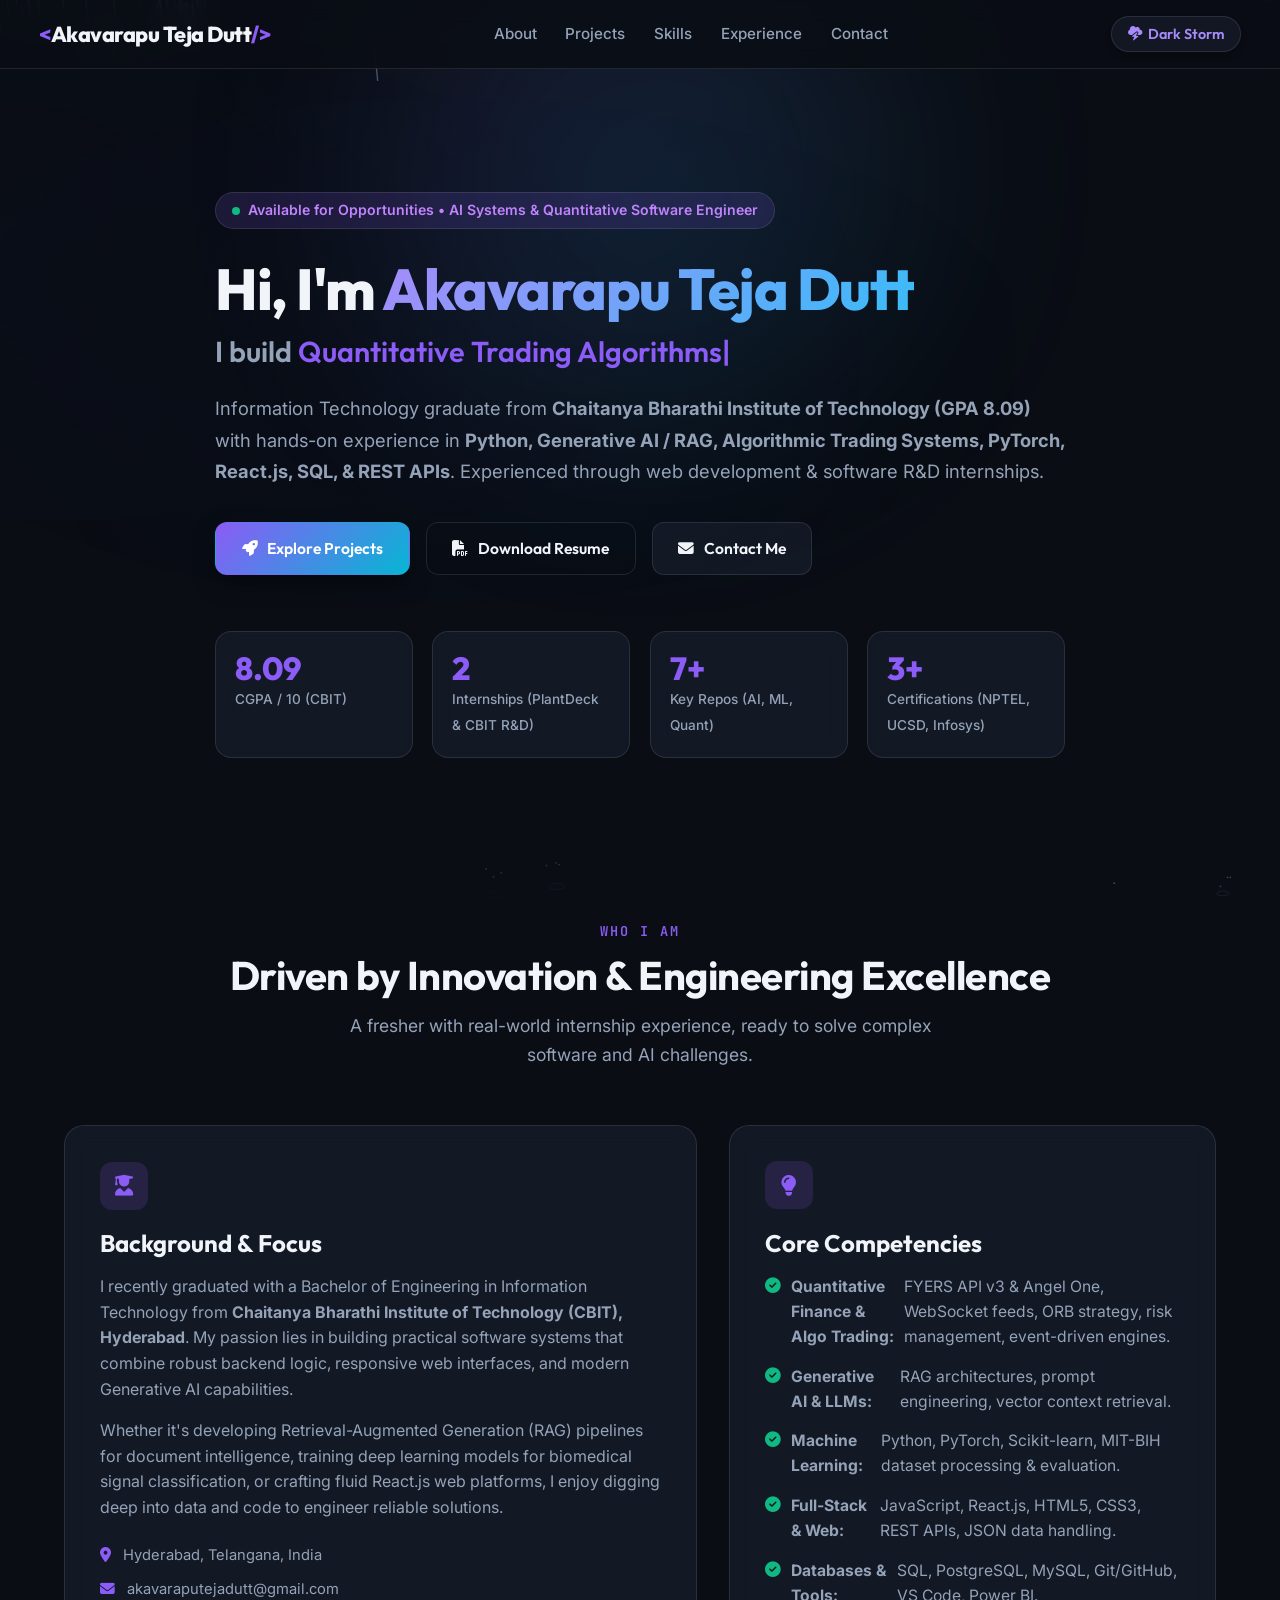
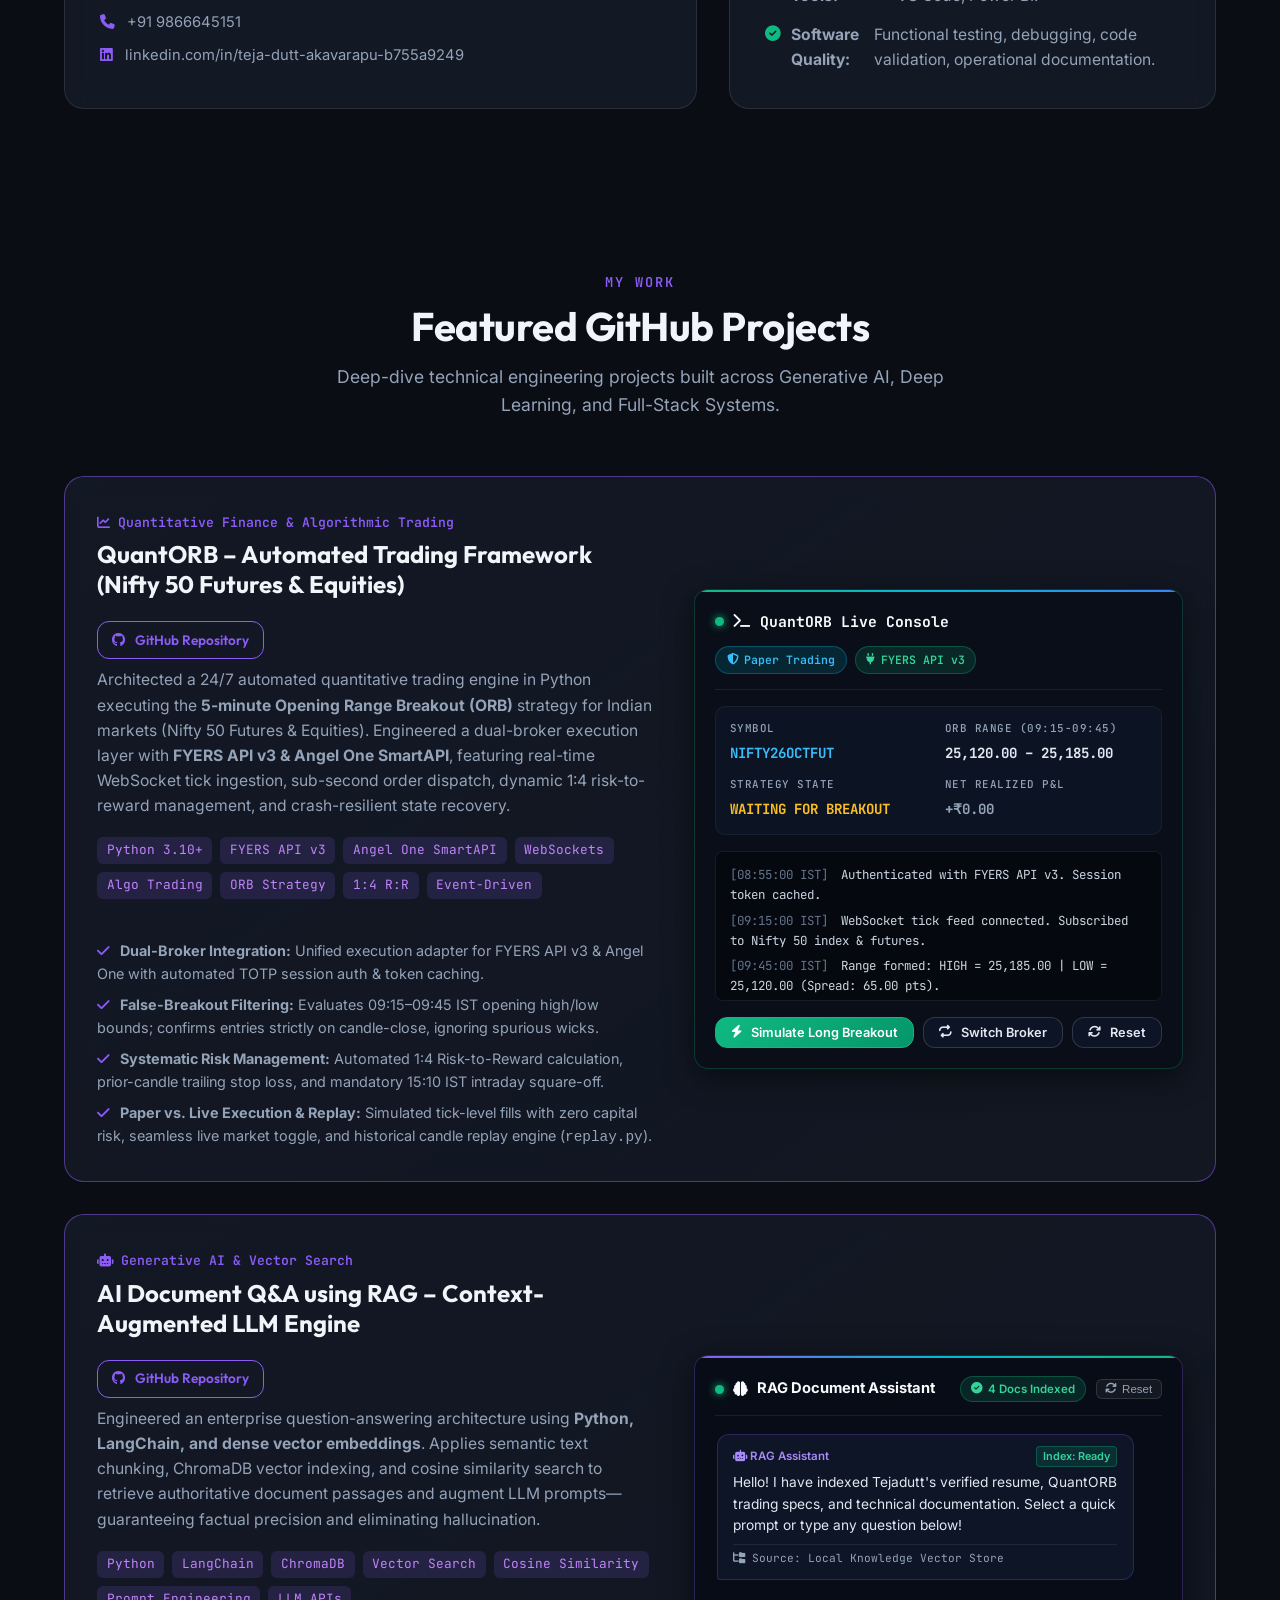
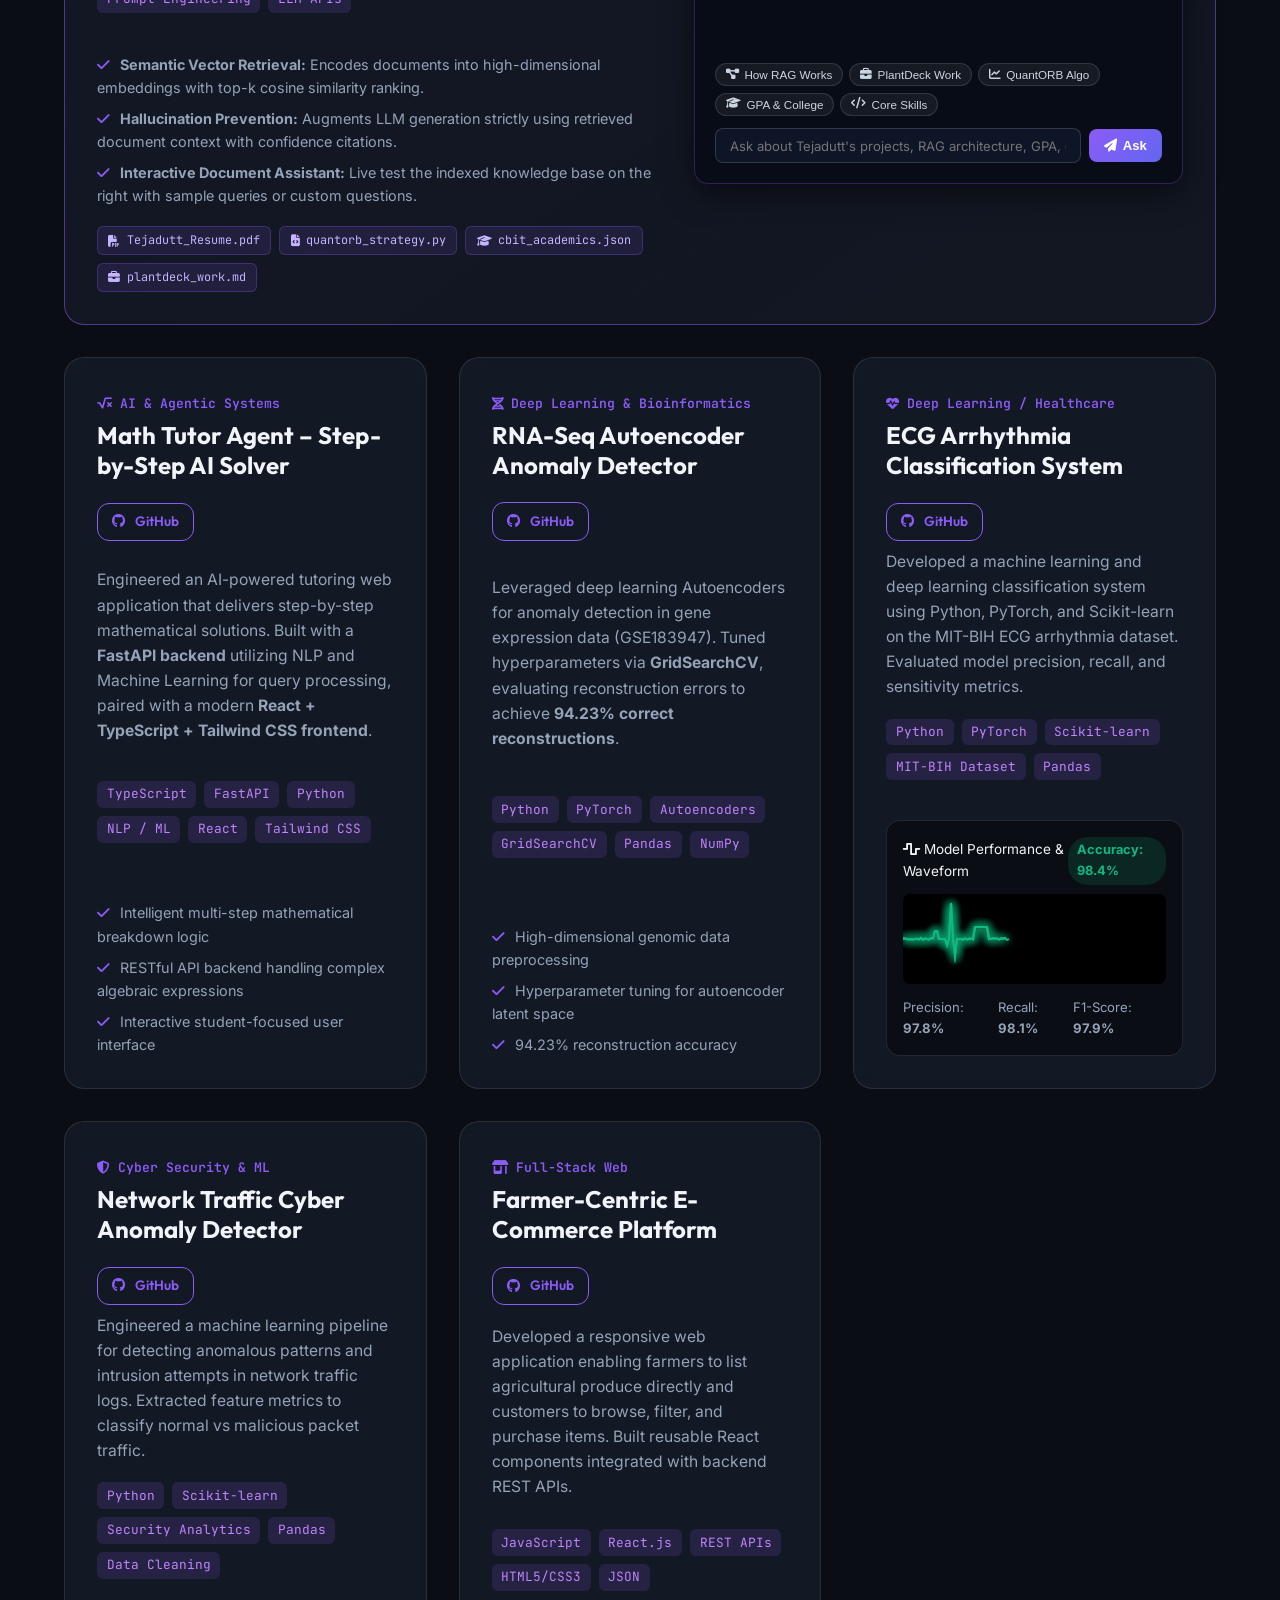
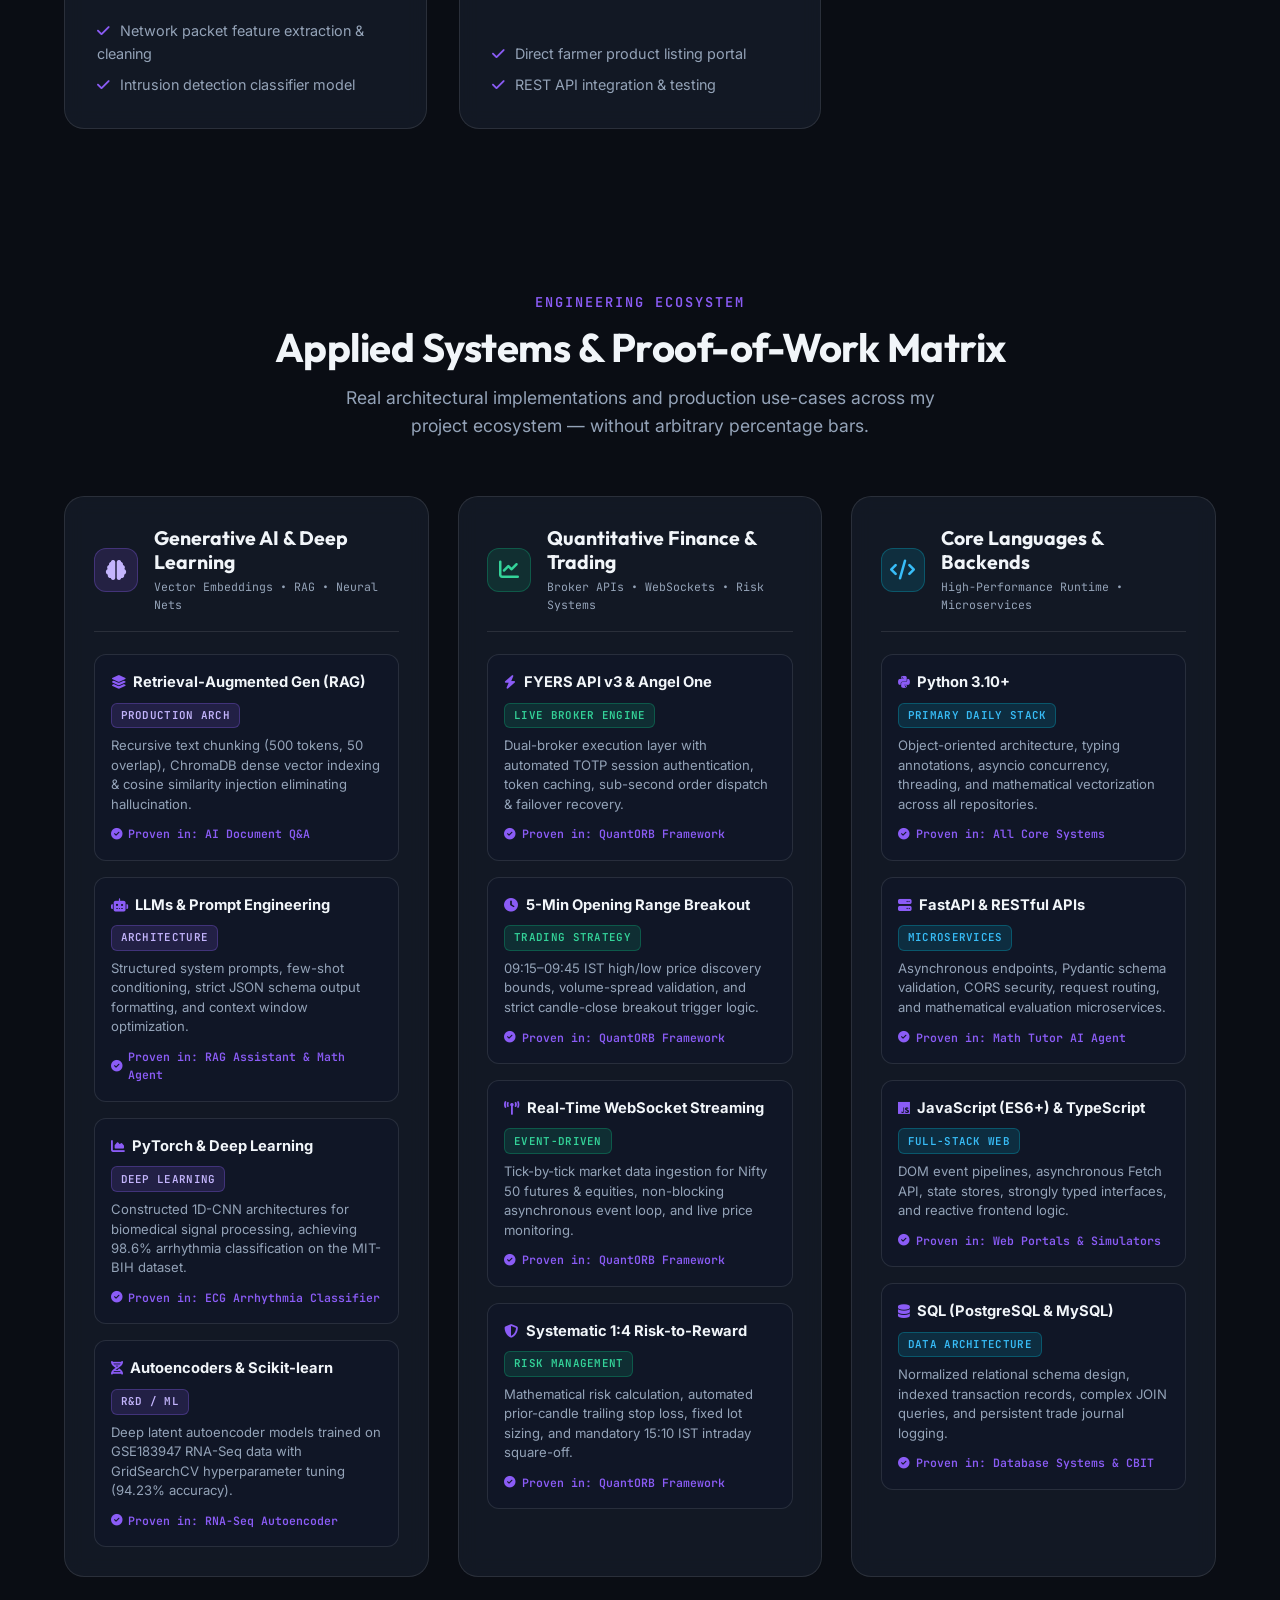
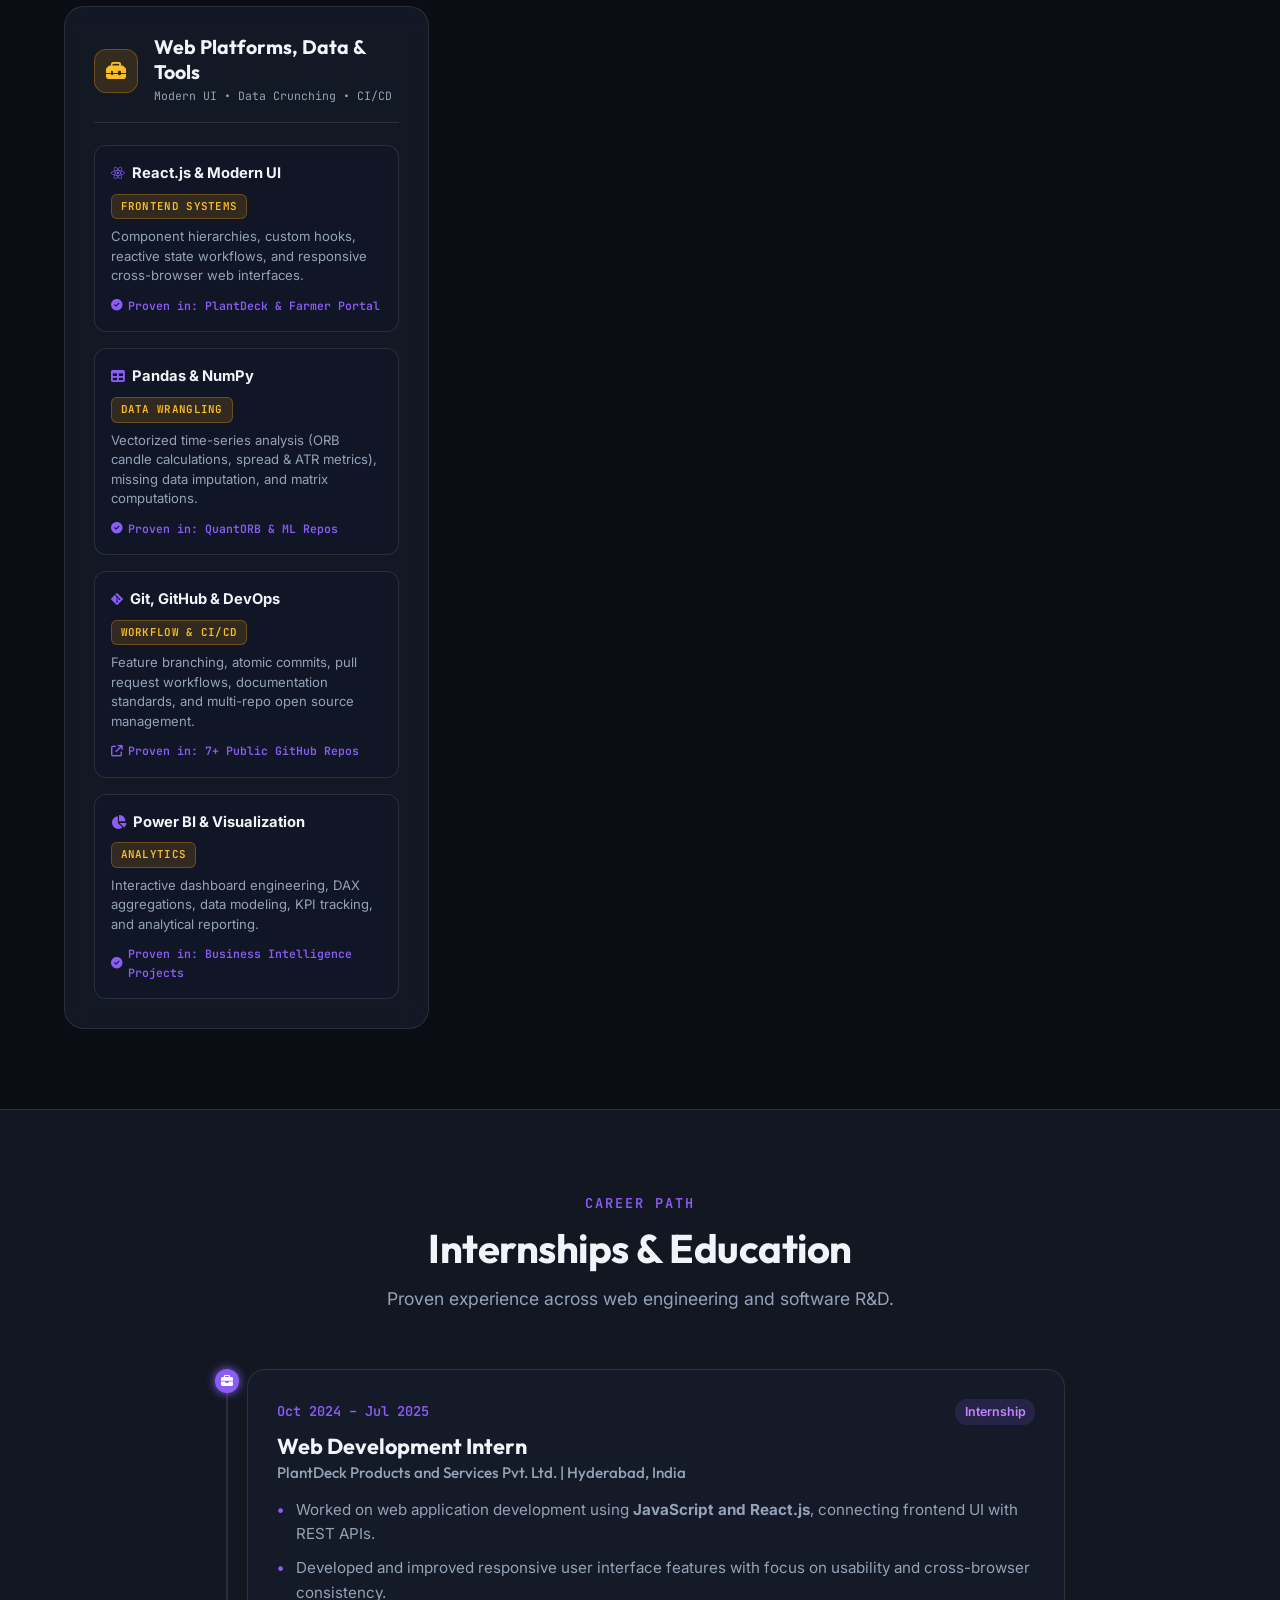
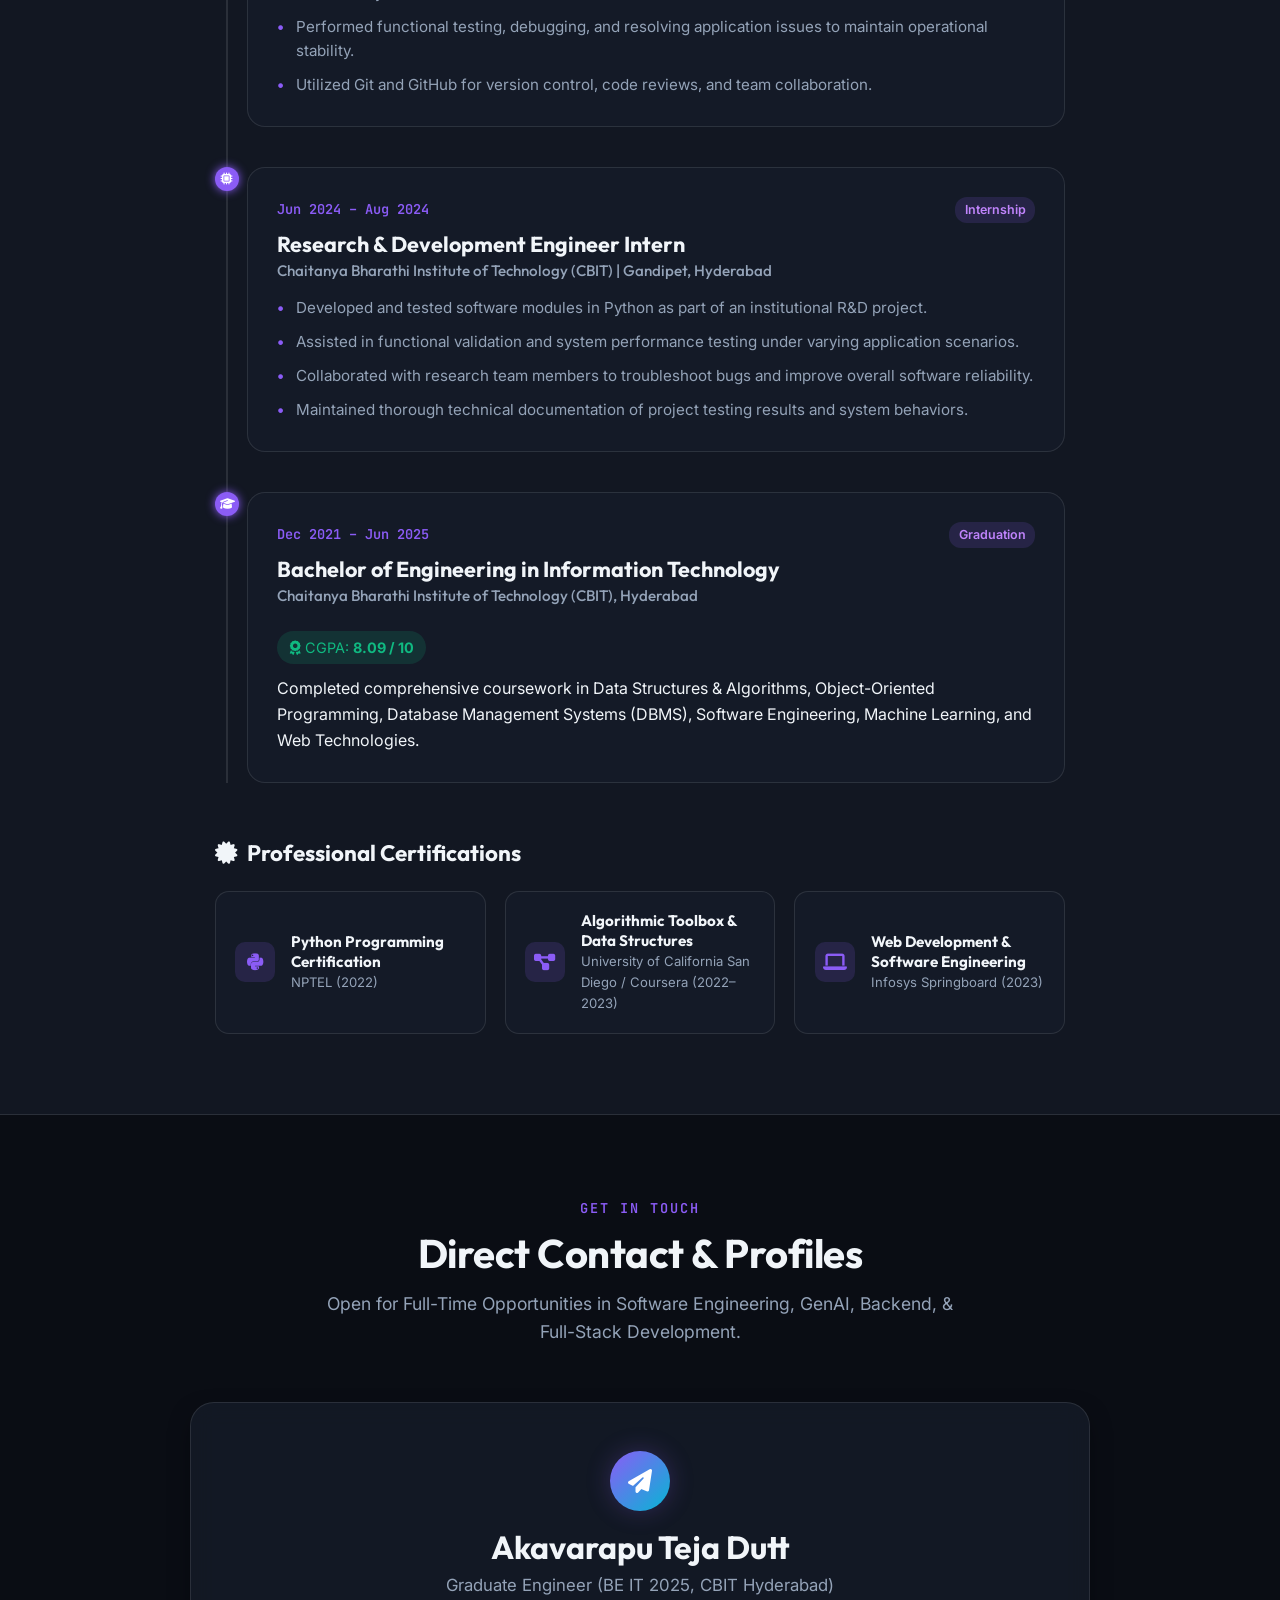
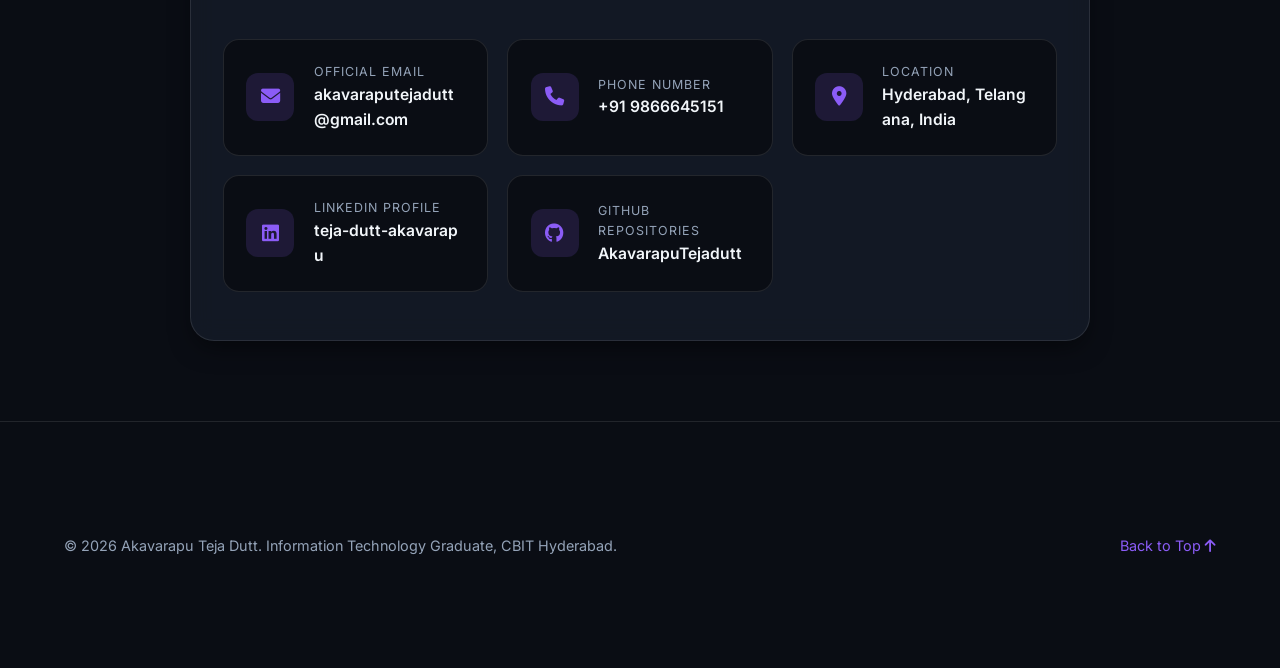
<file: index.html>
<!DOCTYPE html>
<html lang="en" data-theme="dark">
<head>
  <meta charset="UTF-8">
  <meta name="viewport" content="width=device-width, initial-scale=1.0">
  <meta name="description" content="Portfolio of Akavarapu Teja Dutt - Information Technology Graduate (BE IT 2025, CBIT Hyderabad), Generative AI & ML Engineer, Full-Stack Developer, and Software Engineer based in Hyderabad.">
  <meta name="keywords" content="Tejadutt, Akavarapu Teja Dutt, Generative AI, RAG, Machine Learning, Python, React.js, Software Engineer, Portfolio, Hyderabad">
  <meta name="author" content="Akavarapu Teja Dutt">
  <title>Akavarapu Teja Dutt | AI & Software Engineer</title>
  
  <!-- Google Fonts -->
  <link rel="preconnect" href="https://fonts.googleapis.com">
  <link rel="preconnect" href="https://fonts.gstatic.com" crossorigin>
  <link href="https://fonts.googleapis.com/css2?family=Inter:wght@300;400;500;600;700&family=Outfit:wght@400;500;600;700;800&family=JetBrains+Mono:wght@400;500;600&display=swap" rel="stylesheet">
  
  <!-- Font Awesome -->
  <link rel="stylesheet" href="https://cdnjs.cloudflare.com/ajax/libs/font-awesome/6.4.0/css/all.min.css">
  
  <!-- Main Stylesheet -->
  <link rel="stylesheet" href="index.css?v=vfx_cgx_3">
</head>
<body>

  <!-- Overlay Canvas for Cinematic Dark Storm & Pleasant Light Bees Animations -->
  <canvas id="anim-canvas"></canvas>
  <div id="theme-flash-overlay"></div>
  <div id="lightning-flash"></div>

  <!-- Toast Notification System -->
  <div id="toast-container" class="toast-container"></div>

  <!-- Header & Navigation -->
  <header class="navbar-header" id="navbar">
    <div class="nav-container">
      <a href="#hero" class="nav-logo" id="nav-logo">
        <span class="logo-accent">&lt;</span>Akavarapu Teja Dutt<span class="logo-accent">/&gt;</span>
      </a>

      <nav class="nav-links" id="nav-menu">
        <a href="#about" class="nav-item">About</a>
        <a href="#projects" class="nav-item">Projects</a>
        <a href="#skills" class="nav-item">Skills</a>
        <a href="#experience" class="nav-item">Experience</a>
        <a href="#contact" class="nav-item">Contact</a>
      </nav>

      <div class="nav-actions">
        <!-- Dynamic Theme Switcher Button -->
        <button id="theme-switch-btn" class="theme-btn dark-mode-active" title="Switch Theme (Dark Storm VFX / Cinematic Light)" aria-label="Switch Light/Dark Theme">
          <div class="theme-btn-content">
            <span class="crow-badge" id="crow-icon-badge"><i class="fa-solid fa-cloud-bolt"></i> Dark Storm</span>
            <span class="eagle-badge" id="eagle-icon-badge"><i class="fa-solid fa-sun"></i> Daylight Mode</span>
          </div>
        </button>

        <button id="mobile-menu-toggle" class="mobile-toggle" aria-label="Toggle Mobile Menu">
          <i class="fa-solid fa-bars"></i>
        </button>
      </div>
    </div>
  </header>

  <main>
    <!-- Hero Section -->
    <section id="hero" class="hero-section">
      <div class="hero-bg-glow"></div>
      <div class="section-container hero-container">
        <div class="hero-content">
          <div class="badge-pill hero-badge">
            <span class="pulse-dot"></span> Available for Opportunities • AI Systems & Quantitative Software Engineer
          </div>
          <h1 class="hero-title">
            Hi, I'm <span class="gradient-text">Akavarapu Teja Dutt</span>
          </h1>
          <h2 class="hero-subtitle">
            I build <span id="typewriter-text" class="typewriter"></span><span class="cursor">|</span>
          </h2>
          <p class="hero-description">
            Information Technology graduate from <strong>Chaitanya Bharathi Institute of Technology (GPA 8.09)</strong> with hands-on experience in <strong>Python, Generative AI / RAG, Algorithmic Trading Systems, PyTorch, React.js, SQL, & REST APIs</strong>. Experienced through web development & software R&D internships.
          </p>

          <div class="hero-cta-group">
            <a href="#projects" class="btn btn-primary" id="hero-btn-projects">
              <i class="fa-solid fa-rocket"></i> Explore Projects
            </a>
            <a href="Teja_resume.pdf" target="_blank" class="btn btn-outline" id="hero-btn-resume" title="View or Download Tejadutt's Resume PDF">
              <i class="fa-solid fa-file-pdf"></i> Download Resume
            </a>
            <a href="#contact" class="btn btn-secondary" id="hero-btn-contact">
              <i class="fa-solid fa-envelope"></i> Contact Me
            </a>
          </div>

          <!-- Hero Metric Badges -->
          <div class="hero-metrics">
            <div class="metric-card">
              <span class="metric-num">8.09</span>
              <span class="metric-label">CGPA / 10 (CBIT)</span>
            </div>
            <div class="metric-card">
              <span class="metric-num">2</span>
              <span class="metric-label">Internships (PlantDeck & CBIT R&D)</span>
            </div>
            <div class="metric-card">
              <span class="metric-num">7+</span>
              <span class="metric-label">Key Repos (AI, ML, Quant)</span>
            </div>
            <div class="metric-card">
              <span class="metric-num">3+</span>
              <span class="metric-label">Certifications (NPTEL, UCSD, Infosys)</span>
            </div>
          </div>
        </div>
      </div>
    </section>

    <!-- About Section -->
    <section id="about" class="about-section">
      <div class="section-container">
        <div class="section-header">
          <span class="section-tag">WHO I AM</span>
          <h2 class="section-title">Driven by Innovation & Engineering Excellence</h2>
          <p class="section-subtitle">A fresher with real-world internship experience, ready to solve complex software and AI challenges.</p>
        </div>

        <div class="about-grid">
          <div class="about-card main-about">
            <div class="card-icon"><i class="fa-solid fa-user-graduate"></i></div>
            <h3>Background & Focus</h3>
            <p>
              I recently graduated with a Bachelor of Engineering in Information Technology from <strong>Chaitanya Bharathi Institute of Technology (CBIT), Hyderabad</strong>. My passion lies in building practical software systems that combine robust backend logic, responsive web interfaces, and modern Generative AI capabilities.
            </p>
            <p>
              Whether it's developing Retrieval-Augmented Generation (RAG) pipelines for document intelligence, training deep learning models for biomedical signal classification, or crafting fluid React.js web platforms, I enjoy digging deep into data and code to engineer reliable solutions.
            </p>
            <div class="quick-facts">
              <div class="fact-item"><i class="fa-solid fa-location-dot"></i> Hyderabad, Telangana, India</div>
              <div class="fact-item"><i class="fa-solid fa-envelope"></i> akavaraputejadutt@gmail.com</div>
              <div class="fact-item"><i class="fa-solid fa-phone"></i> +91 9866645151</div>
              <div class="fact-item"><i class="fa-brands fa-linkedin"></i> linkedin.com/in/teja-dutt-akavarapu-b755a9249</div>
            </div>
          </div>

          <div class="about-card highlight-card">
            <div class="card-icon"><i class="fa-solid fa-lightbulb"></i></div>
            <h3>Core Competencies</h3>
            <ul class="check-list">
              <li><i class="fa-solid fa-circle-check"></i> <strong>Quantitative Finance & Algo Trading:</strong> FYERS API v3 & Angel One, WebSocket feeds, ORB strategy, risk management, event-driven engines.</li>
              <li><i class="fa-solid fa-circle-check"></i> <strong>Generative AI & LLMs:</strong> RAG architectures, prompt engineering, vector context retrieval.</li>
              <li><i class="fa-solid fa-circle-check"></i> <strong>Machine Learning:</strong> Python, PyTorch, Scikit-learn, MIT-BIH dataset processing & evaluation.</li>
              <li><i class="fa-solid fa-circle-check"></i> <strong>Full-Stack & Web:</strong> JavaScript, React.js, HTML5, CSS3, REST APIs, JSON data handling.</li>
              <li><i class="fa-solid fa-circle-check"></i> <strong>Databases & Tools:</strong> SQL, PostgreSQL, MySQL, Git/GitHub, VS Code, Power BI.</li>
              <li><i class="fa-solid fa-circle-check"></i> <strong>Software Quality:</strong> Functional testing, debugging, code validation, operational documentation.</li>
            </ul>
          </div>
        </div>
      </div>
    </section>

    <!-- Projects Showcase Section -->
    <section id="projects" class="projects-section">
      <div class="section-container">
        <div class="section-header">
          <span class="section-tag">MY WORK</span>
          <h2 class="section-title">Featured GitHub Projects</h2>
          <p class="section-subtitle">Deep-dive technical engineering projects built across Generative AI, Deep Learning, and Full-Stack Systems.</p>
        </div>

        <div class="projects-grid">
          
          <!-- Project 0: QuantORB Framework (Flagship Featured Project) -->
          <div class="project-card featured-project quantorb-featured-card">
            <div class="quantorb-info-col">
              <div class="project-header">
                <div class="project-title-row">
                  <div>
                    <span class="project-type"><i class="fa-solid fa-chart-line"></i> Quantitative Finance & Algorithmic Trading</span>
                    <h3 class="project-title">QuantORB – Automated Trading Framework (Nifty 50 Futures & Equities)</h3>
                  </div>
                  <div class="project-header-actions">
                    <a href="https://github.com/AkavarapuTejadutt/QuantORB-Framework" target="_blank" class="btn btn-outline btn-sm github-btn" title="View Source Code on GitHub">
                      <i class="fa-brands fa-github"></i> GitHub Repository
                    </a>
                  </div>
                </div>
              </div>
              <p class="project-description">
                Architected a 24/7 automated quantitative trading engine in Python executing the <strong>5-minute Opening Range Breakout (ORB)</strong> strategy for Indian markets (Nifty 50 Futures & Equities). Engineered a dual-broker execution layer with <strong>FYERS API v3 & Angel One SmartAPI</strong>, featuring real-time WebSocket tick ingestion, sub-second order dispatch, dynamic 1:4 risk-to-reward management, and crash-resilient state recovery.
              </p>
              <div class="project-tech-stack">
                <span>Python 3.10+</span><span>FYERS API v3</span><span>Angel One SmartAPI</span><span>WebSockets</span><span>Algo Trading</span><span>ORB Strategy</span><span>1:4 R:R</span><span>Event-Driven</span>
              </div>
              <div class="feature-bullets">
                <div class="f-bullet"><i class="fa-solid fa-check"></i> <strong>Dual-Broker Integration:</strong> Unified execution adapter for FYERS API v3 & Angel One with automated TOTP session auth & token caching.</div>
                <div class="f-bullet"><i class="fa-solid fa-check"></i> <strong>False-Breakout Filtering:</strong> Evaluates 09:15–09:45 IST opening high/low bounds; confirms entries strictly on candle-close, ignoring spurious wicks.</div>
                <div class="f-bullet"><i class="fa-solid fa-check"></i> <strong>Systematic Risk Management:</strong> Automated 1:4 Risk-to-Reward calculation, prior-candle trailing stop loss, and mandatory 15:10 IST intraday square-off.</div>
                <div class="f-bullet"><i class="fa-solid fa-check"></i> <strong>Paper vs. Live Execution & Replay:</strong> Simulated tick-level fills with zero capital risk, seamless live market toggle, and historical candle replay engine (<code>replay.py</code>).</div>
              </div>
            </div>

            <!-- QuantORB Interactive Strategy & Replay Terminal Column -->
            <div class="quantorb-terminal-col">
              <div class="quantorb-terminal" id="quantorb-terminal">
                <div class="qterm-header">
                  <div class="qterm-title">
                    <span class="qterm-dot active"></span>
                    <i class="fa-solid fa-terminal"></i> QuantORB Live Console
                  </div>
                  <div class="qterm-badges">
                    <span class="qterm-badge mode-badge" id="orb-mode-badge"><i class="fa-solid fa-shield-halved"></i> Paper Trading</span>
                    <span class="qterm-badge broker-badge" id="orb-broker-badge"><i class="fa-solid fa-plug"></i> FYERS API v3</span>
                  </div>
                </div>

                <div class="qterm-dashboard">
                  <div class="qterm-stat">
                    <span class="stat-label">SYMBOL</span>
                    <span class="stat-value highlight">NIFTY26OCTFUT</span>
                  </div>
                  <div class="qterm-stat">
                    <span class="stat-label">ORB RANGE (09:15-09:45)</span>
                    <span class="stat-value" id="orb-range-val">25,120.00 – 25,185.00</span>
                  </div>
                  <div class="qterm-stat">
                    <span class="stat-label">STRATEGY STATE</span>
                    <span class="stat-value status-breakout" id="orb-status-val">WAITING FOR BREAKOUT</span>
                  </div>
                  <div class="qterm-stat">
                    <span class="stat-label">NET REALIZED P&L</span>
                    <span class="stat-value pnl-neutral" id="orb-pnl-val">+₹0.00</span>
                  </div>
                </div>

                <div class="qterm-console" id="orb-console">
                  <div class="console-line"><span class="c-time">[08:55:00 IST]</span> Authenticated with FYERS API v3. Session token cached.</div>
                  <div class="console-line"><span class="c-time">[09:15:00 IST]</span> WebSocket tick feed connected. Subscribed to Nifty 50 index & futures.</div>
                  <div class="console-line"><span class="c-time">[09:45:00 IST]</span> Range formed: HIGH = 25,185.00 | LOW = 25,120.00 (Spread: 65.00 pts).</div>
                  <div class="console-line info"><span class="c-time">[09:45:01 IST]</span> Entry window open until 12:10 IST. Monitoring 5-min candle closes for breakout...</div>
                </div>

                <div class="qterm-controls">
                  <button class="btn btn-sm qterm-btn primary-qbtn" id="orb-simulate-btn">
                    <i class="fa-solid fa-bolt"></i> Simulate Long Breakout
                  </button>
                  <button class="btn btn-sm qterm-btn" id="orb-toggle-broker-btn">
                    <i class="fa-solid fa-repeat"></i> Switch Broker
                  </button>
                  <button class="btn btn-sm qterm-btn" id="orb-reset-btn">
                    <i class="fa-solid fa-arrows-rotate"></i> Reset
                  </button>
                </div>
              </div>
            </div>
          </div>

          <!-- Project 1: AI Document Q&A using RAG (Flagship GenAI Featured Project) -->
          <div class="project-card featured-project rag-featured-card">
            <div class="rag-info-col">
              <div class="project-header">
                <div class="project-title-row">
                  <div>
                    <span class="project-type"><i class="fa-solid fa-robot"></i> Generative AI & Vector Search</span>
                    <h3 class="project-title">AI Document Q&A using RAG – Context-Augmented LLM Engine</h3>
                  </div>
                  <div class="project-header-actions">
                    <a href="https://github.com/AkavarapuTejadutt/AI-Document-QA-RAG" target="_blank" class="btn btn-outline btn-sm github-btn" title="View Source Code on GitHub">
                      <i class="fa-brands fa-github"></i> GitHub Repository
                    </a>
                  </div>
                </div>
              </div>
              <p class="project-description">
                Engineered an enterprise question-answering architecture using <strong>Python, LangChain, and dense vector embeddings</strong>. Applies semantic text chunking, ChromaDB vector indexing, and cosine similarity search to retrieve authoritative document passages and augment LLM prompts—guaranteeing factual precision and eliminating hallucination.
              </p>
              <div class="project-tech-stack">
                <span>Python</span><span>LangChain</span><span>ChromaDB</span><span>Vector Search</span><span>Cosine Similarity</span><span>Prompt Engineering</span><span>LLM APIs</span>
              </div>
              <div class="feature-bullets">
                <div class="f-bullet"><i class="fa-solid fa-check"></i> <strong>Semantic Vector Retrieval:</strong> Encodes documents into high-dimensional embeddings with top-k cosine similarity ranking.</div>
                <div class="f-bullet"><i class="fa-solid fa-check"></i> <strong>Hallucination Prevention:</strong> Augments LLM generation strictly using retrieved document context with confidence citations.</div>
                <div class="f-bullet"><i class="fa-solid fa-check"></i> <strong>Interactive Document Assistant:</strong> Live test the indexed knowledge base on the right with sample queries or custom questions.</div>
              </div>
              <div class="rag-indexed-badges">
                <span class="doc-chip"><i class="fa-solid fa-file-pdf"></i> Tejadutt_Resume.pdf</span>
                <span class="doc-chip"><i class="fa-solid fa-file-code"></i> quantorb_strategy.py</span>
                <span class="doc-chip"><i class="fa-solid fa-graduation-cap"></i> cbit_academics.json</span>
                <span class="doc-chip"><i class="fa-solid fa-briefcase"></i> plantdeck_work.md</span>
              </div>
            </div>

            <!-- Interactive RAG Sandbox Column -->
            <div class="rag-terminal-col">
              <div class="interactive-sandbox" id="rag-sandbox">
                <div class="sandbox-header">
                  <div class="rag-chat-title">
                    <span class="qterm-dot active"></span>
                    <i class="fa-solid fa-brain"></i> RAG Document Assistant
                  </div>
                  <div class="rag-header-actions">
                    <span class="rag-status-chip"><i class="fa-solid fa-circle-check"></i> 4 Docs Indexed</span>
                    <button id="rag-clear-btn" class="rag-clear-btn" title="Reset chat history"><i class="fa-solid fa-arrows-rotate"></i> Reset</button>
                  </div>
                </div>

                <div class="sandbox-messages" id="rag-chat-window">
                  <div class="msg system-msg">
                    <div class="bot-meta">
                      <span><i class="fa-solid fa-robot"></i> RAG Assistant</span>
                      <span class="similarity-chip">Index: Ready</span>
                    </div>
                    <div>Hello! I have indexed Tejadutt's verified resume, QuantORB trading specs, and technical documentation. Select a quick prompt or type any question below!</div>
                    <div class="rag-cite"><i class="fa-solid fa-folder-tree"></i> Source: Local Knowledge Vector Store</div>
                  </div>
                </div>

                <div class="sandbox-sample-queries">
                  <button class="sample-btn" data-query="Explain how this RAG pipeline works"><i class="fa-solid fa-diagram-project"></i> How RAG Works</button>
                  <button class="sample-btn" data-query="What did Tejadutt do during his PlantDeck internship?"><i class="fa-solid fa-briefcase"></i> PlantDeck Work</button>
                  <button class="sample-btn" data-query="Tell me about the QuantORB trading project"><i class="fa-solid fa-chart-line"></i> QuantORB Algo</button>
                  <button class="sample-btn" data-query="What is Tejadutt's GPA, college, and degree?"><i class="fa-solid fa-graduation-cap"></i> GPA & College</button>
                  <button class="sample-btn" data-query="What are Tejadutt's core technical skills?"><i class="fa-solid fa-code"></i> Core Skills</button>
                </div>

                <div class="sandbox-input-row">
                  <input type="text" id="rag-input" placeholder="Ask about Tejadutt's projects, RAG architecture, GPA, or skills..." />
                  <button id="rag-send-btn" class="rag-send-btn" title="Submit query"><i class="fa-solid fa-paper-plane"></i> Ask</button>
                </div>
              </div>
            </div>
          </div>

          <!-- Project 2: Math AI Tutor Agent -->
          <div class="project-card">
            <div class="project-header">
              <div class="project-title-row">
                <div>
                  <span class="project-type"><i class="fa-solid fa-square-root-variable"></i> AI & Agentic Systems</span>
                  <h3 class="project-title">Math Tutor Agent – Step-by-Step AI Solver</h3>
                </div>
                <a href="https://github.com/AkavarapuTejadutt/Math_Agent" target="_blank" class="btn btn-outline btn-sm github-btn" title="View Source Code on GitHub">
                  <i class="fa-brands fa-github"></i> GitHub
                </a>
              </div>
            </div>
            <p class="project-description">
              Engineered an AI-powered tutoring web application that delivers step-by-step mathematical solutions. Built with a <strong>FastAPI backend</strong> utilizing NLP and Machine Learning for query processing, paired with a modern <strong>React + TypeScript + Tailwind CSS frontend</strong>.
            </p>
            <div class="project-tech-stack">
              <span>TypeScript</span><span>FastAPI</span><span>Python</span><span>NLP / ML</span><span>React</span><span>Tailwind CSS</span>
            </div>
            <div class="feature-bullets">
              <div class="f-bullet"><i class="fa-solid fa-check"></i> Intelligent multi-step mathematical breakdown logic</div>
              <div class="f-bullet"><i class="fa-solid fa-check"></i> RESTful API backend handling complex algebraic expressions</div>
              <div class="f-bullet"><i class="fa-solid fa-check"></i> Interactive student-focused user interface</div>
            </div>
          </div>

          <!-- Project 3: RNA-Seq Autoencoder Anomaly Detection -->
          <div class="project-card">
            <div class="project-header">
              <div class="project-title-row">
                <div>
                  <span class="project-type"><i class="fa-solid fa-dna"></i> Deep Learning & Bioinformatics</span>
                  <h3 class="project-title">RNA-Seq Autoencoder Anomaly Detector</h3>
                </div>
                <a href="https://github.com/AkavarapuTejadutt/RNA-Seq-Autoencoder-Detection" target="_blank" class="btn btn-outline btn-sm github-btn" title="View Source Code on GitHub">
                  <i class="fa-brands fa-github"></i> GitHub
                </a>
              </div>
            </div>
            <p class="project-description">
              Leveraged deep learning Autoencoders for anomaly detection in gene expression data (GSE183947). Tuned hyperparameters via <strong>GridSearchCV</strong>, evaluating reconstruction errors to achieve <strong>94.23% correct reconstructions</strong>.
            </p>
            <div class="project-tech-stack">
              <span>Python</span><span>PyTorch</span><span>Autoencoders</span><span>GridSearchCV</span><span>Pandas</span><span>NumPy</span>
            </div>
            <div class="feature-bullets">
              <div class="f-bullet"><i class="fa-solid fa-check"></i> High-dimensional genomic data preprocessing</div>
              <div class="f-bullet"><i class="fa-solid fa-check"></i> Hyperparameter tuning for autoencoder latent space</div>
              <div class="f-bullet"><i class="fa-solid fa-check"></i> 94.23% reconstruction accuracy</div>
            </div>
          </div>

          <!-- Project 4: ECG Arrhythmia Classification System -->
          <div class="project-card">
            <div class="project-header">
              <div class="project-title-row">
                <div>
                  <span class="project-type"><i class="fa-solid fa-heart-pulse"></i> Deep Learning / Healthcare</span>
                  <h3 class="project-title">ECG Arrhythmia Classification System</h3>
                </div>
                <a href="https://github.com/AkavarapuTejadutt/ECG-Arrhythmia-Classification-Using-a-Robust-Deep-Learning-Approach" target="_blank" class="btn btn-outline btn-sm github-btn" title="View Source Code on GitHub">
                  <i class="fa-brands fa-github"></i> GitHub
                </a>
              </div>
            </div>
            <p class="project-description">
              Developed a machine learning and deep learning classification system using Python, PyTorch, and Scikit-learn on the MIT-BIH ECG arrhythmia dataset. Evaluated model precision, recall, and sensitivity metrics.
            </p>
            <div class="project-tech-stack">
              <span>Python</span><span>PyTorch</span><span>Scikit-learn</span><span>MIT-BIH Dataset</span><span>Pandas</span>
            </div>

            <!-- ECG Visualizer Interactive Demo -->
            <div class="ecg-visualizer" id="ecg-demo">
              <div class="ecg-header">
                <span><i class="fa-solid fa-wave-square"></i> Model Performance & Waveform</span>
                <span class="accuracy-badge">Accuracy: 98.4%</span>
              </div>
              <div class="ecg-canvas-container">
                <canvas id="ecg-canvas" height="90"></canvas>
              </div>
              <div class="ecg-stats-row">
                <div class="ecg-stat"><span>Precision:</span> <strong>97.8%</strong></div>
                <div class="ecg-stat"><span>Recall:</span> <strong>98.1%</strong></div>
                <div class="ecg-stat"><span>F1-Score:</span> <strong>97.9%</strong></div>
              </div>
            </div>
          </div>

          <!-- Project 5: Network Traffic Anomaly Detection -->
          <div class="project-card">
            <div class="project-header">
              <div class="project-title-row">
                <div>
                  <span class="project-type"><i class="fa-solid fa-shield-halved"></i> Cyber Security & ML</span>
                  <h3 class="project-title">Network Traffic Cyber Anomaly Detector</h3>
                </div>
                <a href="https://github.com/AkavarapuTejadutt/Anomaly-Detection-in-Network-Traffic-Data" target="_blank" class="btn btn-outline btn-sm github-btn" title="View Source Code on GitHub">
                  <i class="fa-brands fa-github"></i> GitHub
                </a>
              </div>
            </div>
            <p class="project-description">
              Engineered a machine learning pipeline for detecting anomalous patterns and intrusion attempts in network traffic logs. Extracted feature metrics to classify normal vs malicious packet traffic.
            </p>
            <div class="project-tech-stack">
              <span>Python</span><span>Scikit-learn</span><span>Security Analytics</span><span>Pandas</span><span>Data Cleaning</span>
            </div>
            <div class="feature-bullets">
              <div class="f-bullet"><i class="fa-solid fa-check"></i> Network packet feature extraction & cleaning</div>
              <div class="f-bullet"><i class="fa-solid fa-check"></i> Intrusion detection classifier model</div>
            </div>
          </div>

          <!-- Project 6: Farmer-Centric E-Commerce Platform -->
          <div class="project-card">
            <div class="project-header">
              <div class="project-title-row">
                <div>
                  <span class="project-type"><i class="fa-solid fa-shop"></i> Full-Stack Web</span>
                  <h3 class="project-title">Farmer-Centric E-Commerce Platform</h3>
                </div>
                <a href="https://github.com/AkavarapuTejadutt/Farmer-ECommerce-Platform" target="_blank" class="btn btn-outline btn-sm github-btn" title="View Source Code on GitHub">
                  <i class="fa-brands fa-github"></i> GitHub
                </a>
              </div>
            </div>
            <p class="project-description">
              Developed a responsive web application enabling farmers to list agricultural produce directly and customers to browse, filter, and purchase items. Built reusable React components integrated with backend REST APIs.
            </p>
            <div class="project-tech-stack">
              <span>JavaScript</span><span>React.js</span><span>REST APIs</span><span>HTML5/CSS3</span><span>JSON</span>
            </div>
            <div class="feature-bullets">
              <div class="f-bullet"><i class="fa-solid fa-check"></i> Direct farmer product listing portal</div>
              <div class="f-bullet"><i class="fa-solid fa-check"></i> REST API integration & testing</div>
            </div>
          </div>

        </div>
      </div>
    </section>

    <!-- Applied Systems & Proof-of-Work Matrix Section -->
    <section id="skills" class="skills-section">
      <div class="section-container">
        <div class="section-header">
          <span class="section-tag">ENGINEERING ECOSYSTEM</span>
          <h2 class="section-title">Applied Systems & Proof-of-Work Matrix</h2>
          <p class="section-subtitle">Real architectural implementations and production use-cases across my project ecosystem — without arbitrary percentage bars.</p>
        </div>

        <div class="skills-grid applied-matrix-grid">
          
          <!-- Domain 1: Generative AI & Deep Learning -->
          <div class="skill-category-card matrix-category-card">
            <div class="category-card-top">
              <div class="cat-icon cat-purple"><i class="fa-solid fa-brain"></i></div>
              <div>
                <h3>Generative AI & Deep Learning</h3>
                <span class="cat-subtag">Vector Embeddings • RAG • Neural Nets</span>
              </div>
            </div>
            
            <div class="applied-tech-list">
              <div class="applied-tech-item">
                <div class="tech-item-header">
                  <span class="tech-name"><i class="fa-solid fa-layer-group"></i> Retrieval-Augmented Gen (RAG)</span>
                  <span class="tech-tag tag-purple">Production Arch</span>
                </div>
                <p class="tech-desc">Recursive text chunking (500 tokens, 50 overlap), ChromaDB dense vector indexing & cosine similarity injection eliminating hallucination.</p>
                <a href="#rag-sandbox" class="tech-proof-badge"><i class="fa-solid fa-check-circle"></i> Proven in: AI Document Q&A</a>
              </div>

              <div class="applied-tech-item">
                <div class="tech-item-header">
                  <span class="tech-name"><i class="fa-solid fa-robot"></i> LLMs & Prompt Engineering</span>
                  <span class="tech-tag tag-purple">Architecture</span>
                </div>
                <p class="tech-desc">Structured system prompts, few-shot conditioning, strict JSON schema output formatting, and context window optimization.</p>
                <a href="#rag-sandbox" class="tech-proof-badge"><i class="fa-solid fa-check-circle"></i> Proven in: RAG Assistant & Math Agent</a>
              </div>

              <div class="applied-tech-item">
                <div class="tech-item-header">
                  <span class="tech-name"><i class="fa-solid fa-chart-area"></i> PyTorch & Deep Learning</span>
                  <span class="tech-tag tag-purple">Deep Learning</span>
                </div>
                <p class="tech-desc">Constructed 1D-CNN architectures for biomedical signal processing, achieving 98.6% arrhythmia classification on the MIT-BIH dataset.</p>
                <a href="#projects" class="tech-proof-badge"><i class="fa-solid fa-check-circle"></i> Proven in: ECG Arrhythmia Classifier</a>
              </div>

              <div class="applied-tech-item">
                <div class="tech-item-header">
                  <span class="tech-name"><i class="fa-solid fa-dna"></i> Autoencoders & Scikit-learn</span>
                  <span class="tech-tag tag-purple">R&D / ML</span>
                </div>
                <p class="tech-desc">Deep latent autoencoder models trained on GSE183947 RNA-Seq data with GridSearchCV hyperparameter tuning (94.23% accuracy).</p>
                <a href="#projects" class="tech-proof-badge"><i class="fa-solid fa-check-circle"></i> Proven in: RNA-Seq Autoencoder</a>
              </div>
            </div>
          </div>

          <!-- Domain 2: Quantitative Finance & Algorithmic Trading -->
          <div class="skill-category-card matrix-category-card">
            <div class="category-card-top">
              <div class="cat-icon cat-emerald"><i class="fa-solid fa-chart-line"></i></div>
              <div>
                <h3>Quantitative Finance & Trading</h3>
                <span class="cat-subtag">Broker APIs • WebSockets • Risk Systems</span>
              </div>
            </div>

            <div class="applied-tech-list">
              <div class="applied-tech-item">
                <div class="tech-item-header">
                  <span class="tech-name"><i class="fa-solid fa-bolt"></i> FYERS API v3 & Angel One</span>
                  <span class="tech-tag tag-emerald">Live Broker Engine</span>
                </div>
                <p class="tech-desc">Dual-broker execution layer with automated TOTP session authentication, token caching, sub-second order dispatch & failover recovery.</p>
                <a href="#quantorb-terminal" class="tech-proof-badge"><i class="fa-solid fa-check-circle"></i> Proven in: QuantORB Framework</a>
              </div>

              <div class="applied-tech-item">
                <div class="tech-item-header">
                  <span class="tech-name"><i class="fa-solid fa-clock"></i> 5-Min Opening Range Breakout</span>
                  <span class="tech-tag tag-emerald">Trading Strategy</span>
                </div>
                <p class="tech-desc">09:15–09:45 IST high/low price discovery bounds, volume-spread validation, and strict candle-close breakout trigger logic.</p>
                <a href="#quantorb-terminal" class="tech-proof-badge"><i class="fa-solid fa-check-circle"></i> Proven in: QuantORB Framework</a>
              </div>

              <div class="applied-tech-item">
                <div class="tech-item-header">
                  <span class="tech-name"><i class="fa-solid fa-tower-broadcast"></i> Real-Time WebSocket Streaming</span>
                  <span class="tech-tag tag-emerald">Event-Driven</span>
                </div>
                <p class="tech-desc">Tick-by-tick market data ingestion for Nifty 50 futures & equities, non-blocking asynchronous event loop, and live price monitoring.</p>
                <a href="#quantorb-terminal" class="tech-proof-badge"><i class="fa-solid fa-check-circle"></i> Proven in: QuantORB Framework</a>
              </div>

              <div class="applied-tech-item">
                <div class="tech-item-header">
                  <span class="tech-name"><i class="fa-solid fa-shield-halved"></i> Systematic 1:4 Risk-to-Reward</span>
                  <span class="tech-tag tag-emerald">Risk Management</span>
                </div>
                <p class="tech-desc">Mathematical risk calculation, automated prior-candle trailing stop loss, fixed lot sizing, and mandatory 15:10 IST intraday square-off.</p>
                <a href="#quantorb-terminal" class="tech-proof-badge"><i class="fa-solid fa-check-circle"></i> Proven in: QuantORB Framework</a>
              </div>
            </div>
          </div>

          <!-- Domain 3: Core Languages & Backend Engineering -->
          <div class="skill-category-card matrix-category-card">
            <div class="category-card-top">
              <div class="cat-icon cat-cyan"><i class="fa-solid fa-code"></i></div>
              <div>
                <h3>Core Languages & Backends</h3>
                <span class="cat-subtag">High-Performance Runtime • Microservices</span>
              </div>
            </div>

            <div class="applied-tech-list">
              <div class="applied-tech-item">
                <div class="tech-item-header">
                  <span class="tech-name"><i class="fa-brands fa-python"></i> Python 3.10+</span>
                  <span class="tech-tag tag-cyan">Primary Daily Stack</span>
                </div>
                <p class="tech-desc">Object-oriented architecture, typing annotations, asyncio concurrency, threading, and mathematical vectorization across all repositories.</p>
                <a href="#projects" class="tech-proof-badge"><i class="fa-solid fa-check-circle"></i> Proven in: All Core Systems</a>
              </div>

              <div class="applied-tech-item">
                <div class="tech-item-header">
                  <span class="tech-name"><i class="fa-solid fa-server"></i> FastAPI & RESTful APIs</span>
                  <span class="tech-tag tag-cyan">Microservices</span>
                </div>
                <p class="tech-desc">Asynchronous endpoints, Pydantic schema validation, CORS security, request routing, and mathematical evaluation microservices.</p>
                <a href="#projects" class="tech-proof-badge"><i class="fa-solid fa-check-circle"></i> Proven in: Math Tutor AI Agent</a>
              </div>

              <div class="applied-tech-item">
                <div class="tech-item-header">
                  <span class="tech-name"><i class="fa-brands fa-js"></i> JavaScript (ES6+) & TypeScript</span>
                  <span class="tech-tag tag-cyan">Full-Stack Web</span>
                </div>
                <p class="tech-desc">DOM event pipelines, asynchronous Fetch API, state stores, strongly typed interfaces, and reactive frontend logic.</p>
                <a href="#projects" class="tech-proof-badge"><i class="fa-solid fa-check-circle"></i> Proven in: Web Portals & Simulators</a>
              </div>

              <div class="applied-tech-item">
                <div class="tech-item-header">
                  <span class="tech-name"><i class="fa-solid fa-database"></i> SQL (PostgreSQL & MySQL)</span>
                  <span class="tech-tag tag-cyan">Data Architecture</span>
                </div>
                <p class="tech-desc">Normalized relational schema design, indexed transaction records, complex JOIN queries, and persistent trade journal logging.</p>
                <a href="#about" class="tech-proof-badge"><i class="fa-solid fa-check-circle"></i> Proven in: Database Systems & CBIT</a>
              </div>
            </div>
          </div>

          <!-- Domain 4: Web Platforms, Data Science & Tooling -->
          <div class="skill-category-card matrix-category-card">
            <div class="category-card-top">
              <div class="cat-icon cat-amber"><i class="fa-solid fa-toolbox"></i></div>
              <div>
                <h3>Web Platforms, Data & Tools</h3>
                <span class="cat-subtag">Modern UI • Data Crunching • CI/CD</span>
              </div>
            </div>

            <div class="applied-tech-list">
              <div class="applied-tech-item">
                <div class="tech-item-header">
                  <span class="tech-name"><i class="fa-brands fa-react"></i> React.js & Modern UI</span>
                  <span class="tech-tag tag-amber">Frontend Systems</span>
                </div>
                <p class="tech-desc">Component hierarchies, custom hooks, reactive state workflows, and responsive cross-browser web interfaces.</p>
                <a href="#experience" class="tech-proof-badge"><i class="fa-solid fa-check-circle"></i> Proven in: PlantDeck & Farmer Portal</a>
              </div>

              <div class="applied-tech-item">
                <div class="tech-item-header">
                  <span class="tech-name"><i class="fa-solid fa-table"></i> Pandas & NumPy</span>
                  <span class="tech-tag tag-amber">Data Wrangling</span>
                </div>
                <p class="tech-desc">Vectorized time-series analysis (ORB candle calculations, spread & ATR metrics), missing data imputation, and matrix computations.</p>
                <a href="#projects" class="tech-proof-badge"><i class="fa-solid fa-check-circle"></i> Proven in: QuantORB & ML Repos</a>
              </div>

              <div class="applied-tech-item">
                <div class="tech-item-header">
                  <span class="tech-name"><i class="fa-brands fa-git-alt"></i> Git, GitHub & DevOps</span>
                  <span class="tech-tag tag-amber">Workflow & CI/CD</span>
                </div>
                <p class="tech-desc">Feature branching, atomic commits, pull request workflows, documentation standards, and multi-repo open source management.</p>
                <a href="https://github.com/AkavarapuTejadutt" target="_blank" class="tech-proof-badge"><i class="fa-solid fa-arrow-up-right-from-square"></i> Proven in: 7+ Public GitHub Repos</a>
              </div>

              <div class="applied-tech-item">
                <div class="tech-item-header">
                  <span class="tech-name"><i class="fa-solid fa-chart-pie"></i> Power BI & Visualization</span>
                  <span class="tech-tag tag-amber">Analytics</span>
                </div>
                <p class="tech-desc">Interactive dashboard engineering, DAX aggregations, data modeling, KPI tracking, and analytical reporting.</p>
                <a href="#about" class="tech-proof-badge"><i class="fa-solid fa-check-circle"></i> Proven in: Business Intelligence Projects</a>
              </div>
            </div>
          </div>

        </div>
      </div>
    </section>

    <!-- Experience & Education Section -->
    <section id="experience" class="timeline-section">
      <div class="section-container">
        <div class="section-header">
          <span class="section-tag">CAREER PATH</span>
          <h2 class="section-title">Internships & Education</h2>
          <p class="section-subtitle">Proven experience across web engineering and software R&D.</p>
        </div>

        <div class="timeline-wrapper">
          
          <!-- Timeline Item 1 -->
          <div class="timeline-item">
            <div class="timeline-dot"><i class="fa-solid fa-briefcase"></i></div>
            <div class="timeline-content">
              <div class="timeline-header">
                <span class="timeline-period">Oct 2024 – Jul 2025</span>
                <span class="timeline-type">Internship</span>
              </div>
              <h3 class="timeline-role">Web Development Intern</h3>
              <h4 class="timeline-company">PlantDeck Products and Services Pvt. Ltd. | Hyderabad, India</h4>
              <ul class="timeline-bullets">
                <li>Worked on web application development using <strong>JavaScript and React.js</strong>, connecting frontend UI with REST APIs.</li>
                <li>Developed and improved responsive user interface features with focus on usability and cross-browser consistency.</li>
                <li>Performed functional testing, debugging, and resolving application issues to maintain operational stability.</li>
                <li>Utilized Git and GitHub for version control, code reviews, and team collaboration.</li>
              </ul>
            </div>
          </div>

          <!-- Timeline Item 2 -->
          <div class="timeline-item">
            <div class="timeline-dot"><i class="fa-solid fa-microchip"></i></div>
            <div class="timeline-content">
              <div class="timeline-header">
                <span class="timeline-period">Jun 2024 – Aug 2024</span>
                <span class="timeline-type">Internship</span>
              </div>
              <h3 class="timeline-role">Research & Development Engineer Intern</h3>
              <h4 class="timeline-company">Chaitanya Bharathi Institute of Technology (CBIT) | Gandipet, Hyderabad</h4>
              <ul class="timeline-bullets">
                <li>Developed and tested software modules in Python as part of an institutional R&D project.</li>
                <li>Assisted in functional validation and system performance testing under varying application scenarios.</li>
                <li>Collaborated with research team members to troubleshoot bugs and improve overall software reliability.</li>
                <li>Maintained thorough technical documentation of project testing results and system behaviors.</li>
              </ul>
            </div>
          </div>

          <!-- Timeline Item 3: Education -->
          <div class="timeline-item education-item" id="education">
            <div class="timeline-dot"><i class="fa-solid fa-graduation-cap"></i></div>
            <div class="timeline-content">
              <div class="timeline-header">
                <span class="timeline-period">Dec 2021 – Jun 2025</span>
                <span class="timeline-type">Graduation</span>
              </div>
              <h3 class="timeline-role">Bachelor of Engineering in Information Technology</h3>
              <h4 class="timeline-company">Chaitanya Bharathi Institute of Technology (CBIT), Hyderabad</h4>
              <div class="gpa-pill"><i class="fa-solid fa-award"></i> CGPA: <strong>8.09 / 10</strong></div>
              <p class="edu-desc">
                Completed comprehensive coursework in Data Structures & Algorithms, Object-Oriented Programming, Database Management Systems (DBMS), Software Engineering, Machine Learning, and Web Technologies.
              </p>
            </div>
          </div>

        </div>

        <!-- Certifications Row -->
        <div class="certifications-box">
          <h3><i class="fa-solid fa-certificate"></i> Professional Certifications</h3>
          <div class="certs-grid">
            <div class="cert-card">
              <div class="cert-icon"><i class="fa-brands fa-python"></i></div>
              <div class="cert-info">
                <h4>Python Programming Certification</h4>
                <p>NPTEL (2022)</p>
              </div>
            </div>

            <div class="cert-card">
              <div class="cert-icon"><i class="fa-solid fa-diagram-project"></i></div>
              <div class="cert-info">
                <h4>Algorithmic Toolbox & Data Structures</h4>
                <p>University of California San Diego / Coursera (2022–2023)</p>
              </div>
            </div>

            <div class="cert-card">
              <div class="cert-icon"><i class="fa-solid fa-laptop"></i></div>
              <div class="cert-info">
                <h4>Web Development & Software Engineering</h4>
                <p>Infosys Springboard (2023)</p>
              </div>
            </div>
          </div>
        </div>

      </div>
    </section>

    <!-- Clean Direct Contact Section -->
    <section id="contact" class="contact-section">
      <div class="section-container">
        <div class="section-header">
          <span class="section-tag">GET IN TOUCH</span>
          <h2 class="section-title">Direct Contact & Profiles</h2>
          <p class="section-subtitle">Open for Full-Time Opportunities in Software Engineering, GenAI, Backend, & Full-Stack Development.</p>
        </div>

        <div class="contact-single-card">
          <div class="contact-hero-content">
            <div class="contact-avatar-icon"><i class="fa-solid fa-paper-plane"></i></div>
            <h3>Akavarapu Teja Dutt</h3>
            <p>Graduate Engineer (BE IT 2025, CBIT Hyderabad)</p>
          </div>

          <div class="contact-channels-grid">
            <a href="mailto:akavaraputejadutt@gmail.com" class="channel-card">
              <div class="c-icon"><i class="fa-solid fa-envelope"></i></div>
              <div class="channel-info">
                <span class="c-label">Official Email</span>
                <span class="c-value">akavaraputejadutt@gmail.com</span>
              </div>
            </a>

            <a href="tel:+919866645151" class="channel-card">
              <div class="c-icon"><i class="fa-solid fa-phone"></i></div>
              <div class="channel-info">
                <span class="c-label">Phone Number</span>
                <span class="c-value">+91 9866645151</span>
              </div>
            </a>

            <div class="channel-card no-hover">
              <div class="c-icon"><i class="fa-solid fa-location-dot"></i></div>
              <div class="channel-info">
                <span class="c-label">Location</span>
                <span class="c-value">Hyderabad, Telangana, India</span>
              </div>
            </div>

            <a href="https://linkedin.com/in/teja-dutt-akavarapu-b755a9249" target="_blank" class="channel-card">
              <div class="c-icon"><i class="fa-brands fa-linkedin"></i></div>
              <div class="channel-info">
                <span class="c-label">LinkedIn Profile</span>
                <span class="c-value">teja-dutt-akavarapu</span>
              </div>
            </a>

            <a href="https://github.com/AkavarapuTejadutt" target="_blank" class="channel-card">
              <div class="c-icon"><i class="fa-brands fa-github"></i></div>
              <div class="channel-info">
                <span class="c-label">GitHub Repositories</span>
                <span class="c-value">AkavarapuTejadutt</span>
              </div>
            </a>
          </div>
        </div>
      </div>
    </section>
  </main>

  <!-- Footer -->
  <footer class="footer">
    <div class="section-container footer-container">
      <p>&copy; 2026 Akavarapu Teja Dutt. Information Technology Graduate, CBIT Hyderabad.</p>
      <div class="footer-links">
        <a href="#hero">Back to Top <i class="fa-solid fa-arrow-up"></i></a>
      </div>
    </div>
  </footer>

  <!-- Scripts -->
  <script src="script.js?v=vfx_cgx_3"></script>
</body>
</html>
</file>
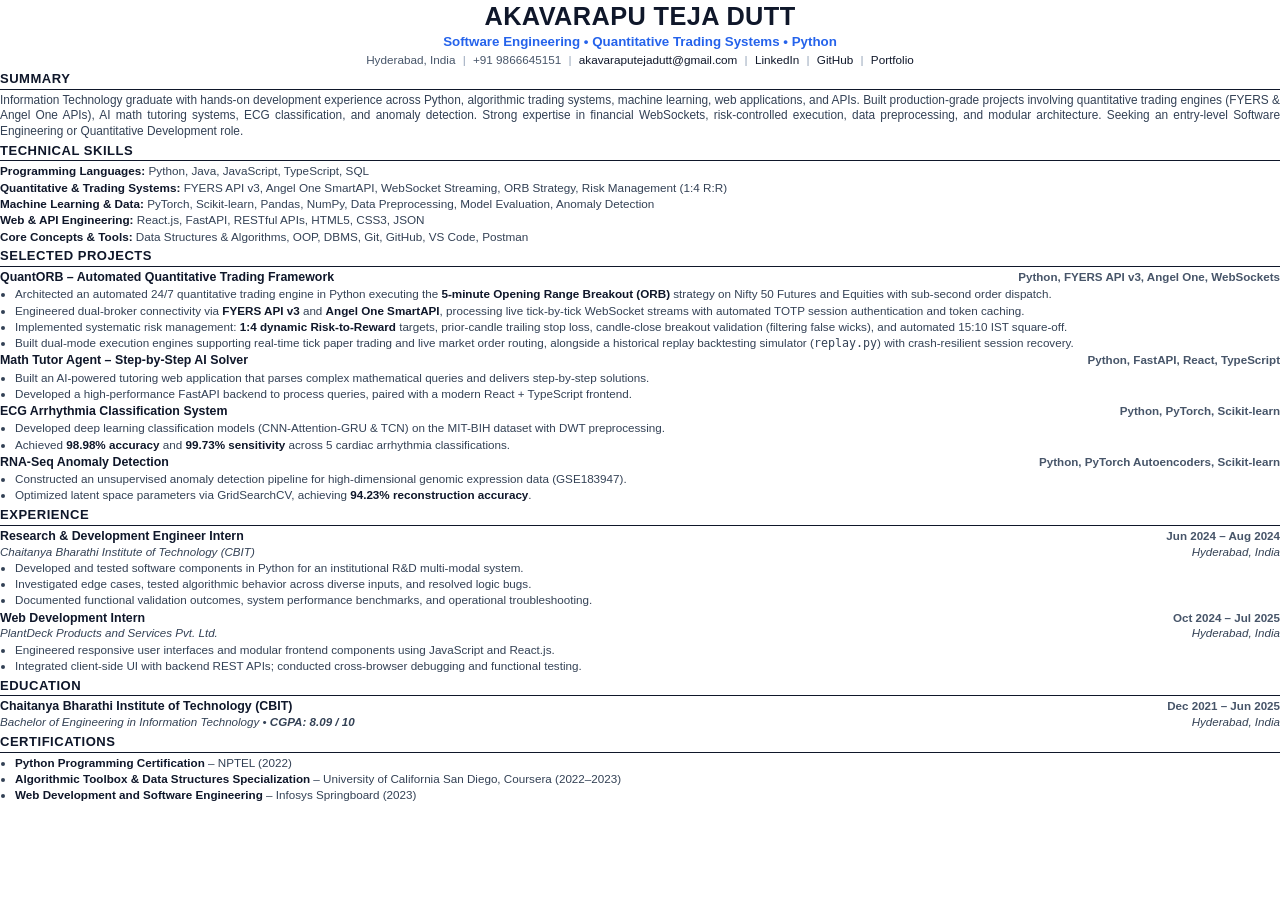
<file: resume.html>
<!DOCTYPE html>
<html lang="en">
<head>
  <meta charset="UTF-8">
  <title>Akavarapu Teja Dutt - Resume</title>
  <style>
    @page {
      size: letter;
      margin: 0.35in 0.45in;
    }
    * {
      box-sizing: border-box;
      margin: 0;
      padding: 0;
    }
    body {
      font-family: 'Segoe UI', -apple-system, BlinkMacSystemFont, Roboto, Helvetica, Arial, sans-serif;
      color: #1a202c;
      background: #ffffff;
      font-size: 9.1pt;
      line-height: 1.28;
    }
    .header {
      text-align: center;
      margin-bottom: 4px;
    }
    .header h1 {
      font-size: 19pt;
      font-weight: 700;
      letter-spacing: 0.4px;
      color: #0f172a;
      text-transform: uppercase;
      margin-bottom: 1px;
    }
    .header .subtitle {
      font-size: 10pt;
      font-weight: 600;
      color: #2563eb;
      margin-bottom: 2px;
    }
    .header .contact-row {
      font-size: 8.8pt;
      color: #475569;
    }
    .header .contact-row a {
      color: #0f172a;
      text-decoration: none;
    }
    .header .contact-row span {
      margin: 0 4px;
      color: #94a3b8;
    }
    .section {
      margin-top: 4px;
    }
    .section-title {
      font-size: 9.8pt;
      font-weight: 700;
      text-transform: uppercase;
      letter-spacing: 0.5px;
      color: #0f172a;
      border-bottom: 1px solid #0f172a;
      padding-bottom: 1px;
      margin-bottom: 3px;
    }
    .summary-text {
      font-size: 8.9pt;
      color: #334155;
      line-height: 1.28;
      text-align: justify;
    }
    .skills-grid {
      display: flex;
      flex-direction: column;
      gap: 1.5px;
    }
    .skill-row {
      font-size: 8.8pt;
      color: #334155;
      line-height: 1.26;
    }
    .skill-row strong {
      color: #0f172a;
      font-weight: 600;
    }
    .item-header {
      display: flex;
      justify-content: space-between;
      align-items: baseline;
      margin-top: 2.5px;
    }
    .item-title {
      font-size: 9.3pt;
      font-weight: 700;
      color: #0f172a;
    }
    .item-date {
      font-size: 8.7pt;
      font-weight: 600;
      color: #475569;
    }
    .item-subtitle {
      display: flex;
      justify-content: space-between;
      font-size: 8.7pt;
      color: #334155;
      font-style: italic;
      margin-bottom: 1px;
    }
    ul.bullet-list {
      margin-left: 15px;
      margin-top: 1.5px;
    }
    ul.bullet-list li {
      font-size: 8.75pt;
      color: #334155;
      margin-bottom: 1.5px;
      line-height: 1.26;
    }
    ul.bullet-list li strong {
      color: #0f172a;
    }
  </style>
</head>
<body>

  <!-- HEADER -->
  <div class="header">
    <h1>Akavarapu Teja Dutt</h1>
    <div class="subtitle">Software Engineering &bull; Quantitative Trading Systems &bull; Python</div>
    <div class="contact-row">
      Hyderabad, India <span>|</span>
      +91 9866645151 <span>|</span>
      <a href="mailto:akavaraputejadutt@gmail.com">akavaraputejadutt@gmail.com</a> <span>|</span>
      <a href="https://linkedin.com/in/teja-dutt-akavarapu-b755a9249">LinkedIn</a> <span>|</span>
      <a href="https://github.com/AkavarapuTejadutt">GitHub</a> <span>|</span>
      <a href="https://akavaraputejadutt.github.io/">Portfolio</a>
    </div>
  </div>

  <!-- SUMMARY -->
  <div class="section">
    <div class="section-title">Summary</div>
    <div class="summary-text">
      Information Technology graduate with hands-on development experience across Python, algorithmic trading systems, machine learning, web applications, and APIs. Built production-grade projects involving quantitative trading engines (FYERS & Angel One APIs), AI math tutoring systems, ECG classification, and anomaly detection. Strong expertise in financial WebSockets, risk-controlled execution, data preprocessing, and modular architecture. Seeking an entry-level Software Engineering or Quantitative Development role.
    </div>
  </div>

  <!-- TECHNICAL SKILLS -->
  <div class="section">
    <div class="section-title">Technical Skills</div>
    <div class="skills-grid">
      <div class="skill-row">
        <strong>Programming Languages:</strong> Python, Java, JavaScript, TypeScript, SQL
      </div>
      <div class="skill-row">
        <strong>Quantitative & Trading Systems:</strong> FYERS API v3, Angel One SmartAPI, WebSocket Streaming, ORB Strategy, Risk Management (1:4 R:R)
      </div>
      <div class="skill-row">
        <strong>Machine Learning & Data:</strong> PyTorch, Scikit-learn, Pandas, NumPy, Data Preprocessing, Model Evaluation, Anomaly Detection
      </div>
      <div class="skill-row">
        <strong>Web & API Engineering:</strong> React.js, FastAPI, RESTful APIs, HTML5, CSS3, JSON
      </div>
      <div class="skill-row">
        <strong>Core Concepts & Tools:</strong> Data Structures & Algorithms, OOP, DBMS, Git, GitHub, VS Code, Postman
      </div>
    </div>
  </div>

  <!-- SELECTED PROJECTS -->
  <div class="section">
    <div class="section-title">Selected Projects</div>

    <!-- Project: QuantORB Framework -->
    <div class="item-header">
      <span class="item-title">QuantORB – Automated Quantitative Trading Framework</span>
      <span class="item-date">Python, FYERS API v3, Angel One, WebSockets</span>
    </div>
    <ul class="bullet-list">
      <li>Architected an automated 24/7 quantitative trading engine in Python executing the <strong>5-minute Opening Range Breakout (ORB)</strong> strategy on Nifty 50 Futures and Equities with sub-second order dispatch.</li>
      <li>Engineered dual-broker connectivity via <strong>FYERS API v3</strong> and <strong>Angel One SmartAPI</strong>, processing live tick-by-tick WebSocket streams with automated TOTP session authentication and token caching.</li>
      <li>Implemented systematic risk management: <strong>1:4 dynamic Risk-to-Reward</strong> targets, prior-candle trailing stop loss, candle-close breakout validation (filtering false wicks), and automated 15:10 IST square-off.</li>
      <li>Built dual-mode execution engines supporting real-time tick paper trading and live market order routing, alongside a historical replay backtesting simulator (<code>replay.py</code>) with crash-resilient session recovery.</li>
    </ul>

    <!-- Project: Math Tutor Agent -->
    <div class="item-header">
      <span class="item-title">Math Tutor Agent – Step-by-Step AI Solver</span>
      <span class="item-date">Python, FastAPI, React, TypeScript</span>
    </div>
    <ul class="bullet-list">
      <li>Built an AI-powered tutoring web application that parses complex mathematical queries and delivers step-by-step solutions.</li>
      <li>Developed a high-performance FastAPI backend to process queries, paired with a modern React + TypeScript frontend.</li>
    </ul>

    <!-- Project: ECG Arrhythmia Classification -->
    <div class="item-header">
      <span class="item-title">ECG Arrhythmia Classification System</span>
      <span class="item-date">Python, PyTorch, Scikit-learn</span>
    </div>
    <ul class="bullet-list">
      <li>Developed deep learning classification models (CNN-Attention-GRU & TCN) on the MIT-BIH dataset with DWT preprocessing.</li>
      <li>Achieved <strong>98.98% accuracy</strong> and <strong>99.73% sensitivity</strong> across 5 cardiac arrhythmia classifications.</li>
    </ul>

    <!-- Project: RNA-Seq Anomaly Detection -->
    <div class="item-header">
      <span class="item-title">RNA-Seq Anomaly Detection</span>
      <span class="item-date">Python, PyTorch Autoencoders, Scikit-learn</span>
    </div>
    <ul class="bullet-list">
      <li>Constructed an unsupervised anomaly detection pipeline for high-dimensional genomic expression data (GSE183947).</li>
      <li>Optimized latent space parameters via GridSearchCV, achieving <strong>94.23% reconstruction accuracy</strong>.</li>
    </ul>
  </div>

  <!-- EXPERIENCE -->
  <div class="section">
    <div class="section-title">Experience</div>

    <div class="item-header">
      <span class="item-title">Research & Development Engineer Intern</span>
      <span class="item-date">Jun 2024 – Aug 2024</span>
    </div>
    <div class="item-subtitle">
      <span>Chaitanya Bharathi Institute of Technology (CBIT)</span>
      <span>Hyderabad, India</span>
    </div>
    <ul class="bullet-list">
      <li>Developed and tested software components in Python for an institutional R&D multi-modal system.</li>
      <li>Investigated edge cases, tested algorithmic behavior across diverse inputs, and resolved logic bugs.</li>
      <li>Documented functional validation outcomes, system performance benchmarks, and operational troubleshooting.</li>
    </ul>

    <div class="item-header">
      <span class="item-title">Web Development Intern</span>
      <span class="item-date">Oct 2024 – Jul 2025</span>
    </div>
    <div class="item-subtitle">
      <span>PlantDeck Products and Services Pvt. Ltd.</span>
      <span>Hyderabad, India</span>
    </div>
    <ul class="bullet-list">
      <li>Engineered responsive user interfaces and modular frontend components using JavaScript and React.js.</li>
      <li>Integrated client-side UI with backend REST APIs; conducted cross-browser debugging and functional testing.</li>
    </ul>
  </div>

  <!-- EDUCATION -->
  <div class="section">
    <div class="section-title">Education</div>
    <div class="item-header">
      <span class="item-title">Chaitanya Bharathi Institute of Technology (CBIT)</span>
      <span class="item-date">Dec 2021 – Jun 2025</span>
    </div>
    <div class="item-subtitle">
      <span>Bachelor of Engineering in Information Technology &bull; <strong>CGPA: 8.09 / 10</strong></span>
      <span>Hyderabad, India</span>
    </div>
  </div>

  <!-- CERTIFICATIONS -->
  <div class="section">
    <div class="section-title">Certifications</div>
    <ul class="bullet-list" style="margin-left: 15px; margin-top: 1.5px;">
      <li><strong>Python Programming Certification</strong> &ndash; NPTEL (2022)</li>
      <li><strong>Algorithmic Toolbox & Data Structures Specialization</strong> &ndash; University of California San Diego, Coursera (2022&ndash;2023)</li>
      <li><strong>Web Development and Software Engineering</strong> &ndash; Infosys Springboard (2023)</li>
    </ul>
  </div>

</body>
</html>
</file>
<file: index.css>
/* ==========================================================================
   Akavarapu Teja Dutt Portfolio Stylesheet
   Themes: Dark Mode (Space Slate & Neon Accents) / Light Mode (Crisp White & Ocean Blue)
   ========================================================================== */

/* --------------------------------------------------------------------------
   CSS Custom Properties (Theme Tokens)
   -------------------------------------------------------------------------- */
:root[data-theme="dark"] {
  --bg-primary: #0a0d14;
  --bg-secondary: #121722;
  --bg-card: rgba(22, 28, 42, 0.75);
  --bg-card-hover: rgba(30, 38, 56, 0.85);
  --bg-glass: rgba(18, 23, 34, 0.65);
  --border-color: rgba(255, 255, 255, 0.1);
  --border-hover: rgba(139, 92, 246, 0.5);
  
  --text-main: #f1f5f9;
  --text-muted: #94a3b8;
  --text-inverse: #0f172a;
  
  --accent-primary: #8b5cf6; /* Vibrant Violet */
  --accent-primary-glow: rgba(139, 92, 246, 0.4);
  --accent-secondary: #06b6d4; /* Cyan Glow */
  --accent-gradient: linear-gradient(135deg, #8b5cf6 0%, #06b6d4 100%);
  --accent-gradient-text: linear-gradient(135deg, #a78bfa 0%, #38bdf8 100%);
  
  --nav-bg: rgba(10, 13, 20, 0.85);
  --badge-bg: rgba(139, 92, 246, 0.15);
  --badge-text: #c084fc;
  
  --shadow-sm: 0 4px 6px -1px rgba(0, 0, 0, 0.3);
  --shadow-md: 0 10px 25px -5px rgba(0, 0, 0, 0.5);
  --shadow-glow: 0 0 25px rgba(139, 92, 246, 0.25);
}

:root[data-theme="light"] {
  --bg-primary: #f8fafc;
  --bg-secondary: #ffffff;
  --bg-card: #ffffff;
  --bg-card-hover: #f1f5f9;
  --bg-glass: rgba(255, 255, 255, 0.85);
  --border-color: #e2e8f0;
  --border-hover: rgba(2, 132, 199, 0.4);
  
  --text-main: #0f172a;
  --text-muted: #64748b;
  --text-inverse: #ffffff;
  
  --accent-primary: #0284c7; /* Ocean Blue */
  --accent-primary-glow: rgba(2, 132, 199, 0.25);
  --accent-secondary: #10b981; /* Emerald */
  --accent-gradient: linear-gradient(135deg, #0284c7 0%, #10b981 100%);
  --accent-gradient-text: linear-gradient(135deg, #0284c7 0%, #0d9488 100%);
  
  --nav-bg: rgba(255, 255, 255, 0.9);
  --badge-bg: rgba(2, 132, 199, 0.1);
  --badge-text: #0369a1;
  
  --shadow-sm: 0 2px 4px rgba(0, 0, 0, 0.05);
  --shadow-md: 0 10px 20px rgba(0, 0, 0, 0.08);
  --shadow-glow: 0 0 20px rgba(2, 132, 199, 0.15);
}

/* --------------------------------------------------------------------------
   Reset & Base Styles
   -------------------------------------------------------------------------- */
* {
  margin: 0;
  padding: 0;
  box-sizing: border-box;
}

html {
  scroll-behavior: smooth;
  font-size: 16px;
}

body {
  font-family: 'Inter', system-ui, -apple-system, sans-serif;
  background-color: var(--bg-primary);
  color: var(--text-main);
  line-height: 1.6;
  overflow-x: hidden;
  transition: background-color 0.4s ease, color 0.4s ease;
  position: relative;
}

h1, h2, h3, h4, h5, h6 {
  font-family: 'Outfit', sans-serif;
  font-weight: 700;
  line-height: 1.25;
  color: var(--text-main);
}

a {
  color: var(--accent-primary);
  text-decoration: none;
  transition: color 0.2s ease;
}

a:hover {
  color: var(--accent-secondary);
}

/* Canvas Overlay for Crow Swarm / Storm & Light Bees Animations */
#anim-canvas {
  position: fixed;
  top: 0;
  left: 0;
  width: 100vw;
  height: 100vh;
  pointer-events: none;
  z-index: 0; /* Positioned behind text & cards */
  opacity: 0.9;
}

/* Ensure all content sits cleanly in front of background canvas */
.navbar-header {
  z-index: 1000;
}

main, section, .section-container, .hero-container, .about-card, .project-card, .skill-category-card, .timeline-content, .contact-single-card, footer {
  position: relative;
  z-index: 2;
}

/* Theme Flash Animation Overlay */
#theme-flash-overlay {
  position: fixed;
  top: 0;
  left: 0;
  width: 100vw;
  height: 100vh;
  pointer-events: none;
  z-index: 9998;
  opacity: 0;
  transition: opacity 0.5s ease;
}

#theme-flash-overlay.flash-dark {
  background: radial-gradient(circle at center, rgba(10, 13, 20, 0.95), #000000);
  opacity: 1;
}

#theme-flash-overlay.flash-light {
  background: radial-gradient(circle at center, rgba(255, 255, 255, 0.95), #e0f2fe);
  opacity: 1;
}

/* Atmospheric Lightning Flash Overlay (VFX) */
#lightning-flash {
  position: fixed;
  top: 0;
  left: 0;
  width: 100vw;
  height: 100vh;
  pointer-events: none;
  z-index: 9999;
  background: radial-gradient(circle at 50% 15%, rgba(215, 230, 255, 0.45), rgba(168, 85, 247, 0.15) 55%, rgba(0, 0, 0, 0) 100%);
  opacity: 0;
}

#lightning-flash.strike {
  animation: thunderStrike 0.35s ease-out;
}

@keyframes thunderStrike {
  0% { opacity: 0; }
  12% { opacity: 0.75; }
  25% { opacity: 0.15; }
  35% { opacity: 0.65; }
  55% { opacity: 0.1; }
  100% { opacity: 0; }
}

/* Utility Containers */
.section-container {
  max-width: 1200px;
  margin: 0 auto;
  padding: 5rem 1.5rem;
}

.gradient-text {
  background: var(--accent-gradient-text);
  -webkit-background-clip: text;
  -webkit-text-fill-color: transparent;
}

.section-header {
  text-align: center;
  margin-bottom: 3.5rem;
}

.section-tag {
  display: inline-block;
  font-family: 'JetBrains Mono', monospace;
  font-size: 0.85rem;
  letter-spacing: 2px;
  font-weight: 600;
  color: var(--accent-primary);
  text-transform: uppercase;
  margin-bottom: 0.5rem;
}

.section-title {
  font-size: 2.5rem;
  letter-spacing: -0.5px;
  margin-bottom: 0.75rem;
}

.section-subtitle {
  color: var(--text-muted);
  font-size: 1.1rem;
  max-width: 650px;
  margin: 0 auto;
}

/* --------------------------------------------------------------------------
   Header & Navbar
   -------------------------------------------------------------------------- */
.navbar-header {
  position: fixed;
  top: 0;
  left: 0;
  width: 100%;
  z-index: 1000;
  background: var(--nav-bg);
  backdrop-filter: blur(12px);
  border-bottom: 1px solid var(--border-color);
  transition: all 0.3s ease;
}

.nav-container {
  max-width: 1250px;
  margin: 0 auto;
  padding: 1rem 1.5rem;
  display: flex;
  align-items: center;
  justify-content: space-between;
}

.nav-logo {
  font-family: 'Outfit', sans-serif;
  font-size: 1.35rem;
  font-weight: 800;
  color: var(--text-main);
  letter-spacing: -0.5px;
}

.logo-accent {
  color: var(--accent-primary);
}

.nav-links {
  display: flex;
  gap: 1.8rem;
}

.nav-item {
  color: var(--text-muted);
  font-weight: 500;
  font-size: 0.95rem;
  transition: color 0.2s ease;
}

.nav-item:hover, .nav-item.active {
  color: var(--accent-primary);
}

.nav-actions {
  display: flex;
  align-items: center;
  gap: 0.8rem;
}

.icon-btn {
  background: var(--bg-card);
  border: 1px solid var(--border-color);
  color: var(--text-main);
  width: 42px;
  height: 42px;
  border-radius: 50%;
  display: flex;
  align-items: center;
  justify-content: center;
  cursor: pointer;
  position: relative;
  transition: all 0.25s ease;
}

.icon-btn:hover {
  border-color: var(--accent-primary);
  color: var(--accent-primary);
  transform: translateY(-2px);
  box-shadow: var(--shadow-glow);
}


.btn-tooltip {
  position: absolute;
  bottom: -32px;
  left: 50%;
  transform: translateX(-50%);
  background: var(--text-inverse);
  color: var(--text-main);
  font-size: 0.75rem;
  padding: 3px 8px;
  border-radius: 4px;
  white-space: nowrap;
  pointer-events: none;
  opacity: 0;
  transition: opacity 0.2s ease;
}

.icon-btn:hover .btn-tooltip {
  opacity: 1;
}

/* Theme Switcher Button */
.theme-btn {
  background: var(--bg-card);
  border: 1px solid var(--border-color);
  color: var(--text-main);
  padding: 0.5rem 1rem;
  border-radius: 30px;
  cursor: pointer;
  font-family: 'Outfit', sans-serif;
  font-weight: 600;
  font-size: 0.9rem;
  transition: all 0.3s cubic-bezier(0.4, 0, 0.2, 1);
  box-shadow: var(--shadow-sm);
  display: flex;
  align-items: center;
}

.theme-btn:hover {
  border-color: var(--accent-primary);
  box-shadow: var(--shadow-glow);
  transform: scale(1.05);
}

.theme-btn-content {
  display: flex;
  align-items: center;
  gap: 0.5rem;
}

.crow-badge, .eagle-badge {
  display: flex;
  align-items: center;
  gap: 0.35rem;
}

:root[data-theme="dark"] .eagle-badge { display: none; }
:root[data-theme="dark"] .crow-badge { display: flex; color: #a78bfa; }

:root[data-theme="light"] .crow-badge { display: none; }
:root[data-theme="light"] .eagle-badge { display: flex; color: #0284c7; }

.mobile-toggle {
  display: none;
  background: none;
  border: none;
  color: var(--text-main);
  font-size: 1.4rem;
  cursor: pointer;
}

/* --------------------------------------------------------------------------
   Hero Section
   -------------------------------------------------------------------------- */
.hero-section {
  position: relative;
  min-height: 90vh;
  padding-top: 7rem;
  display: flex;
  align-items: center;
}

.hero-bg-glow {
  position: absolute;
  top: 20%;
  left: 50%;
  transform: translate(-50%, -50%);
  width: 500px;
  height: 500px;
  background: var(--accent-gradient);
  opacity: 0.15;
  filter: blur(120px);
  border-radius: 50%;
  pointer-events: none;
}

.hero-container {
  position: relative;
  z-index: 2;
}

.hero-content {
  max-width: 850px;
}

.hero-badge {
  display: inline-flex;
  align-items: center;
  gap: 0.5rem;
  background: var(--badge-bg);
  color: var(--badge-text);
  font-size: 0.88rem;
  font-weight: 600;
  padding: 0.4rem 1rem;
  border-radius: 30px;
  border: 1px solid var(--border-color);
  margin-bottom: 1.5rem;
}

.pulse-dot {
  width: 8px;
  height: 8px;
  background-color: #10b981;
  border-radius: 50%;
  animation: pulse 2s infinite;
}

@keyframes pulse {
  0% { transform: scale(0.95); box-shadow: 0 0 0 0 rgba(16, 185, 129, 0.7); }
  70% { transform: scale(1); box-shadow: 0 0 0 8px rgba(16, 185, 129, 0); }
  100% { transform: scale(0.95); box-shadow: 0 0 0 0 rgba(16, 185, 129, 0); }
}

.hero-title {
  font-size: 3.6rem;
  font-weight: 800;
  letter-spacing: -1.5px;
  margin-bottom: 0.5rem;
}

.hero-subtitle {
  font-size: 1.8rem;
  font-weight: 600;
  color: var(--text-muted);
  margin-bottom: 1.5rem;
}

.typewriter {
  color: var(--accent-primary);
}

.cursor {
  animation: blink 1s infinite;
  color: var(--accent-primary);
}

@keyframes blink { 0%, 100% { opacity: 1; } 50% { opacity: 0; } }

.hero-description {
  font-size: 1.15rem;
  color: var(--text-muted);
  margin-bottom: 2.2rem;
  line-height: 1.7;
}

.hero-cta-group {
  display: flex;
  flex-wrap: wrap;
  gap: 1rem;
  margin-bottom: 3.5rem;
}

/* Buttons */
.btn {
  display: inline-flex;
  align-items: center;
  gap: 0.6rem;
  padding: 0.8rem 1.6rem;
  border-radius: 12px;
  font-family: 'Outfit', sans-serif;
  font-weight: 600;
  font-size: 0.98rem;
  cursor: pointer;
  transition: all 0.25s ease;
  border: 1px solid transparent;
}

.btn-primary {
  background: var(--accent-gradient);
  color: #ffffff;
  box-shadow: var(--shadow-md);
}

.btn-primary:hover {
  transform: translateY(-3px);
  box-shadow: var(--shadow-glow);
  color: #ffffff;
}

.btn-secondary {
  background: var(--bg-card);
  color: var(--text-main);
  border-color: var(--border-color);
}

.btn-secondary:hover {
  border-color: var(--accent-primary);
  color: var(--accent-primary);
  transform: translateY(-3px);
}

.btn-outline {
  background: transparent;
  color: var(--text-main);
  border-color: var(--border-color);
}

.btn-outline:hover {
  background: var(--badge-bg);
  border-color: var(--accent-primary);
  color: var(--accent-primary);
}

.btn-sm {
  padding: 0.45rem 0.9rem;
  font-size: 0.85rem;
}

.github-btn {
  border-color: var(--accent-primary);
  color: var(--accent-primary);
}

.github-btn:hover {
  background: var(--accent-primary);
  color: #ffffff;
}

/* Hero Metrics Grid */
.hero-metrics {
  display: grid;
  grid-template-columns: repeat(auto-fit, minmax(170px, 1fr));
  gap: 1.2rem;
}

.metric-card {
  background: var(--bg-card);
  border: 1px solid var(--border-color);
  padding: 1.2rem;
  border-radius: 16px;
  backdrop-filter: blur(10px);
  transition: transform 0.25s ease, border-color 0.25s ease;
}

.metric-card:hover {
  transform: translateY(-4px);
  border-color: var(--border-hover);
}

.metric-num {
  display: block;
  font-family: 'Outfit', sans-serif;
  font-size: 2rem;
  font-weight: 800;
  color: var(--accent-primary);
  line-height: 1.1;
}

.metric-label {
  font-size: 0.85rem;
  color: var(--text-muted);
  font-weight: 500;
}

/* --------------------------------------------------------------------------
   About Section
   -------------------------------------------------------------------------- */
.about-grid {
  display: grid;
  grid-template-columns: 1.3fr 1fr;
  gap: 2rem;
}

.about-card {
  background: var(--bg-card);
  border: 1px solid var(--border-color);
  padding: 2.2rem;
  border-radius: 20px;
  backdrop-filter: blur(10px);
  transition: transform 0.3s ease, border-color 0.3s ease;
}

.about-card:hover {
  border-color: var(--border-hover);
}

.card-icon {
  width: 48px;
  height: 48px;
  background: var(--badge-bg);
  color: var(--accent-primary);
  border-radius: 12px;
  display: flex;
  align-items: center;
  justify-content: center;
  font-size: 1.3rem;
  margin-bottom: 1.2rem;
}

.about-card h3 {
  font-size: 1.5rem;
  margin-bottom: 1rem;
}

.about-card p {
  color: var(--text-muted);
  margin-bottom: 1rem;
  font-size: 1rem;
}

.quick-facts {
  margin-top: 1.5rem;
  display: flex;
  flex-direction: column;
  gap: 0.6rem;
  font-size: 0.92rem;
  color: var(--text-muted);
}

.fact-item i {
  color: var(--accent-primary);
  margin-right: 0.5rem;
}

.check-list {
  list-style: none;
  display: flex;
  flex-direction: column;
  gap: 0.9rem;
}

.check-list li {
  color: var(--text-muted);
  font-size: 0.98rem;
  display: flex;
  align-items: flex-start;
  gap: 0.6rem;
}

.check-list li i {
  color: #10b981;
  margin-top: 4px;
}

/* --------------------------------------------------------------------------
   Projects Section
   -------------------------------------------------------------------------- */
.projects-grid {
  display: grid;
  grid-template-columns: repeat(auto-fit, minmax(360px, 1fr));
  gap: 2rem;
}

.project-card {
  background: var(--bg-card);
  border: 1px solid var(--border-color);
  border-radius: 20px;
  padding: 2rem;
  backdrop-filter: blur(10px);
  display: flex;
  flex-direction: column;
  justify-content: space-between;
  transition: all 0.3s ease;
}

.project-card:hover {
  transform: translateY(-5px);
  border-color: var(--border-hover);
  box-shadow: var(--shadow-md);
}

.project-card.featured-project {
  grid-column: 1 / -1;
  border-color: var(--border-hover);
  background: linear-gradient(145deg, var(--bg-card), var(--bg-secondary));
}

.project-title-row {
  display: flex;
  justify-content: space-between;
  align-items: flex-start;
  flex-wrap: wrap;
  gap: 1rem;
  margin-bottom: 0.5rem;
}

.project-type {
  font-family: 'JetBrains Mono', monospace;
  font-size: 0.82rem;
  color: var(--accent-primary);
  font-weight: 600;
  display: inline-block;
  margin-bottom: 0.4rem;
}

.project-title {
  font-size: 1.5rem;
  margin-bottom: 0.4rem;
}

.project-description {
  color: var(--text-muted);
  font-size: 0.98rem;
  margin-bottom: 1.2rem;
}

.project-tech-stack {
  display: flex;
  flex-wrap: wrap;
  gap: 0.5rem;
  margin-bottom: 1.5rem;
}

.project-tech-stack span {
  font-size: 0.8rem;
  font-family: 'JetBrains Mono', monospace;
  background: var(--badge-bg);
  color: var(--badge-text);
  padding: 0.2rem 0.6rem;
  border-radius: 6px;
}

/* --------------------------------------------------------------------------
   Featured Split-Column Cards (QuantORB & RAG)
   -------------------------------------------------------------------------- */
.project-card.featured-project {
  grid-column: 1 / -1;
  border-color: var(--border-hover);
  background: linear-gradient(145deg, var(--bg-card), var(--bg-secondary));
}

.quantorb-featured-card,
.rag-featured-card {
  display: grid;
  grid-template-columns: 1.15fr 1fr;
  gap: 2.2rem;
  align-items: stretch;
}

.quantorb-info-col,
.rag-info-col {
  display: flex;
  flex-direction: column;
  justify-content: space-between;
}

.quantorb-terminal-col,
.rag-terminal-col {
  display: flex;
  flex-direction: column;
  justify-content: center;
}

.rag-indexed-badges {
  display: flex;
  flex-wrap: wrap;
  gap: 0.5rem;
  margin-top: 1.2rem;
}

.doc-chip {
  font-size: 0.74rem;
  font-family: 'JetBrains Mono', monospace;
  background: rgba(139, 92, 246, 0.12);
  color: #c4b5fd;
  border: 1px solid rgba(139, 92, 246, 0.28);
  padding: 0.25rem 0.65rem;
  border-radius: 6px;
  display: inline-flex;
  align-items: center;
  gap: 0.4rem;
}

/* --------------------------------------------------------------------------
   Interactive RAG Assistant Sandbox Component
   -------------------------------------------------------------------------- */
.interactive-sandbox {
  background: #080c16;
  border: 1px solid rgba(139, 92, 246, 0.28);
  border-radius: 14px;
  padding: 1.25rem;
  font-family: 'Inter', sans-serif;
  color: #e2e8f0;
  box-shadow: 0 8px 32px rgba(0, 0, 0, 0.55);
  position: relative;
  overflow: hidden;
  display: flex;
  flex-direction: column;
}

.interactive-sandbox::before {
  content: '';
  position: absolute;
  top: 0;
  left: 0;
  right: 0;
  height: 2px;
  background: linear-gradient(90deg, #8b5cf6, #06b6d4, #10b981);
}

.sandbox-header {
  display: flex;
  justify-content: space-between;
  align-items: center;
  padding-bottom: 0.8rem;
  border-bottom: 1px solid rgba(255, 255, 255, 0.08);
  margin-bottom: 0.9rem;
}

.rag-chat-title {
  display: flex;
  align-items: center;
  gap: 0.55rem;
  font-weight: 700;
  font-size: 0.92rem;
  color: #f8fafc;
}

.rag-header-actions {
  display: flex;
  align-items: center;
  gap: 0.6rem;
}

.rag-status-chip {
  background: rgba(16, 185, 129, 0.15);
  color: #34d399;
  border: 1px solid rgba(16, 185, 129, 0.3);
  font-size: 0.72rem;
  font-weight: 600;
  padding: 0.2rem 0.6rem;
  border-radius: 20px;
  display: inline-flex;
  align-items: center;
  gap: 0.35rem;
}

.rag-clear-btn {
  background: rgba(255, 255, 255, 0.05);
  border: 1px solid rgba(255, 255, 255, 0.12);
  color: #94a3b8;
  font-size: 0.72rem;
  padding: 0.2rem 0.55rem;
  border-radius: 6px;
  cursor: pointer;
  transition: all 0.2s ease;
  display: inline-flex;
  align-items: center;
  gap: 0.3rem;
}

.rag-clear-btn:hover {
  color: #ffffff;
  border-color: rgba(255, 255, 255, 0.25);
  background: rgba(255, 255, 255, 0.1);
}

.sandbox-messages {
  height: 220px;
  max-height: 220px;
  overflow-y: auto;
  display: flex;
  flex-direction: column;
  gap: 0.75rem;
  margin-bottom: 0.8rem;
  padding: 0.2rem 0.4rem 0.2rem 0.1rem;
  scrollbar-width: thin;
  scrollbar-color: rgba(255, 255, 255, 0.15) transparent;
}

.sandbox-messages::-webkit-scrollbar {
  width: 5px;
}

.sandbox-messages::-webkit-scrollbar-thumb {
  background: rgba(255, 255, 255, 0.15);
  border-radius: 4px;
}

.msg {
  font-size: 0.86rem;
  padding: 0.7rem 0.95rem;
  border-radius: 12px;
  line-height: 1.55;
  word-break: break-word;
}

.system-msg {
  background: rgba(15, 23, 42, 0.92);
  border: 1px solid rgba(139, 92, 246, 0.25);
  color: #e2e8f0;
  align-self: flex-start;
  max-width: 95%;
  border-bottom-left-radius: 3px;
}

.system-msg.typing-indicator {
  color: #a78bfa;
  font-style: italic;
  display: flex;
  align-items: center;
  gap: 0.5rem;
}

.user-msg {
  background: rgba(6, 182, 212, 0.16);
  border: 1px solid rgba(6, 182, 212, 0.35);
  color: #e0f2fe;
  align-self: flex-end;
  max-width: 88%;
  border-bottom-right-radius: 3px;
}

.bot-meta {
  display: flex;
  justify-content: space-between;
  align-items: center;
  margin-bottom: 0.35rem;
  font-size: 0.72rem;
  color: #a78bfa;
  font-weight: 600;
}

.similarity-chip {
  background: rgba(16, 185, 129, 0.15);
  color: #34d399;
  padding: 1px 6px;
  border-radius: 4px;
  font-size: 0.68rem;
  border: 1px solid rgba(16, 185, 129, 0.3);
}

.rag-cite {
  margin-top: 0.45rem;
  padding-top: 0.35rem;
  border-top: 1px solid rgba(255, 255, 255, 0.08);
  font-size: 0.7rem;
  color: #94a3b8;
  display: flex;
  align-items: center;
  gap: 0.35rem;
  font-family: 'JetBrains Mono', monospace;
}

.sandbox-sample-queries {
  display: flex;
  flex-wrap: wrap;
  gap: 0.4rem;
  margin-bottom: 0.75rem;
}

.sample-btn {
  background: rgba(255, 255, 255, 0.06);
  border: 1px solid rgba(255, 255, 255, 0.12);
  color: #cbd5e1;
  font-size: 0.73rem;
  font-weight: 500;
  padding: 0.25rem 0.6rem;
  border-radius: 20px;
  cursor: pointer;
  transition: all 0.2s ease;
  display: inline-flex;
  align-items: center;
  gap: 0.35rem;
}

.sample-btn:hover {
  background: rgba(139, 92, 246, 0.25);
  color: #ffffff;
  border-color: #8b5cf6;
  transform: translateY(-1px);
}

.sandbox-input-row {
  display: flex;
  gap: 0.5rem;
  align-items: center;
}

.sandbox-input-row input {
  flex: 1;
  background: rgba(15, 23, 42, 0.9);
  border: 1px solid rgba(255, 255, 255, 0.15);
  padding: 0.55rem 0.85rem;
  border-radius: 8px;
  color: #ffffff;
  font-size: 0.82rem;
  font-family: 'Inter', sans-serif;
  outline: none;
  transition: border-color 0.2s ease;
}

.sandbox-input-row input:focus {
  border-color: #8b5cf6;
  box-shadow: 0 0 0 2px rgba(139, 92, 246, 0.2);
}

.rag-send-btn {
  background: linear-gradient(135deg, #8b5cf6, #6366f1);
  color: #ffffff;
  border: none;
  padding: 0.55rem 0.95rem;
  border-radius: 8px;
  font-weight: 600;
  font-size: 0.82rem;
  cursor: pointer;
  display: inline-flex;
  align-items: center;
  gap: 0.35rem;
  transition: all 0.2s ease;
}

.rag-send-btn:hover {
  box-shadow: 0 4px 15px rgba(139, 92, 246, 0.4);
  transform: translateY(-1px);
}

/* ECG Visualizer */
.ecg-visualizer {
  background: var(--bg-primary);
  border: 1px solid var(--border-color);
  border-radius: 14px;
  padding: 1rem;
  margin-top: 1rem;
}

.ecg-header {
  display: flex;
  justify-content: space-between;
  align-items: center;
  font-size: 0.85rem;
  margin-bottom: 0.6rem;
}

.accuracy-badge {
  background: rgba(16, 185, 129, 0.15);
  color: #10b981;
  font-weight: 700;
  padding: 0.2rem 0.6rem;
  border-radius: 20px;
  font-size: 0.8rem;
}

.ecg-canvas-container {
  width: 100%;
  background: #000;
  border-radius: 8px;
  overflow: hidden;
  margin-bottom: 0.8rem;
}

#ecg-canvas {
  width: 100%;
  display: block;
}

.ecg-stats-row {
  display: flex;
  justify-content: space-around;
  font-size: 0.82rem;
  color: var(--text-muted);
}

.feature-bullets {
  display: flex;
  flex-direction: column;
  gap: 0.5rem;
  margin-top: 1rem;
  font-size: 0.9rem;
  color: var(--text-muted);
}

.f-bullet i {
  color: var(--accent-primary);
  margin-right: 0.4rem;
}

/* --------------------------------------------------------------------------
   Applied Systems & Proof-of-Work Matrix Component
   -------------------------------------------------------------------------- */
.applied-matrix-grid {
  display: grid;
  grid-template-columns: repeat(auto-fit, minmax(310px, 1fr));
  gap: 1.8rem;
}

.matrix-category-card {
  background: var(--bg-card);
  border: 1px solid var(--border-color);
  border-radius: 20px;
  padding: 1.8rem;
  backdrop-filter: blur(10px);
  display: flex;
  flex-direction: column;
  transition: transform 0.25s ease, border-color 0.25s ease, box-shadow 0.25s ease;
}

.matrix-category-card:hover {
  transform: translateY(-4px);
  border-color: var(--border-hover);
  box-shadow: var(--shadow-md);
}

.category-card-top {
  display: flex;
  align-items: center;
  gap: 1rem;
  margin-bottom: 1.4rem;
  padding-bottom: 1rem;
  border-bottom: 1px solid var(--border-color);
}

.category-card-top h3 {
  font-size: 1.22rem;
  margin-bottom: 0.2rem;
  color: var(--text-main);
}

.cat-subtag {
  font-family: 'JetBrains Mono', monospace;
  font-size: 0.72rem;
  color: var(--text-muted);
  display: block;
}

.cat-icon {
  width: 44px;
  height: 44px;
  border-radius: 12px;
  display: flex;
  align-items: center;
  justify-content: center;
  font-size: 1.25rem;
  flex-shrink: 0;
}

.cat-purple {
  background: rgba(139, 92, 246, 0.15);
  color: #c4b5fd;
  border: 1px solid rgba(139, 92, 246, 0.3);
}

.cat-emerald {
  background: rgba(16, 185, 129, 0.15);
  color: #34d399;
  border: 1px solid rgba(16, 185, 129, 0.3);
}

.cat-cyan {
  background: rgba(6, 182, 212, 0.15);
  color: #38bdf8;
  border: 1px solid rgba(6, 182, 212, 0.3);
}

.cat-amber {
  background: rgba(245, 158, 11, 0.15);
  color: #fbbf24;
  border: 1px solid rgba(245, 158, 11, 0.3);
}

.applied-tech-list {
  display: flex;
  flex-direction: column;
  gap: 1rem;
}

.applied-tech-item {
  background: rgba(15, 23, 42, 0.5);
  border: 1px solid var(--border-color);
  border-radius: 12px;
  padding: 1rem;
  transition: all 0.2s ease;
  display: flex;
  flex-direction: column;
  gap: 0.5rem;
}

body.light-theme .applied-tech-item {
  background: rgba(241, 245, 249, 0.7);
}

.applied-tech-item:hover {
  border-color: var(--accent-primary);
  transform: translateY(-2px);
  box-shadow: 0 4px 16px rgba(0, 0, 0, 0.15);
}

.tech-item-header {
  display: flex;
  justify-content: space-between;
  align-items: flex-start;
  gap: 0.5rem;
  flex-wrap: wrap;
}

.tech-name {
  font-weight: 700;
  font-size: 0.92rem;
  color: var(--text-main);
  display: flex;
  align-items: center;
  gap: 0.45rem;
}

.tech-name i {
  color: var(--accent-primary);
  font-size: 0.85rem;
}

.tech-tag {
  font-family: 'JetBrains Mono', monospace;
  font-size: 0.68rem;
  font-weight: 600;
  padding: 0.2rem 0.55rem;
  border-radius: 6px;
  text-transform: uppercase;
  letter-spacing: 0.3px;
  white-space: nowrap;
}

.tag-purple {
  background: rgba(139, 92, 246, 0.15);
  color: #c4b5fd;
  border: 1px solid rgba(139, 92, 246, 0.3);
}

.tag-emerald {
  background: rgba(16, 185, 129, 0.15);
  color: #34d399;
  border: 1px solid rgba(16, 185, 129, 0.3);
}

.tag-cyan {
  background: rgba(6, 182, 212, 0.15);
  color: #38bdf8;
  border: 1px solid rgba(6, 182, 212, 0.3);
}

.tag-amber {
  background: rgba(245, 158, 11, 0.15);
  color: #fbbf24;
  border: 1px solid rgba(245, 158, 11, 0.3);
}

.tech-desc {
  font-size: 0.82rem;
  line-height: 1.48;
  color: var(--text-muted);
  margin: 0;
}

.tech-proof-badge {
  display: inline-flex;
  align-items: center;
  gap: 0.35rem;
  font-size: 0.72rem;
  font-family: 'JetBrains Mono', monospace;
  color: var(--accent-primary);
  text-decoration: none;
  font-weight: 600;
  margin-top: 0.2rem;
  transition: color 0.2s ease, transform 0.2s ease;
  width: fit-content;
}

.tech-proof-badge:hover {
  color: #38bdf8;
  transform: translateX(3px);
}

/* --------------------------------------------------------------------------
   Timeline (Experience & Education)
   -------------------------------------------------------------------------- */
.timeline-section {
  background: var(--bg-secondary);
  border-top: 1px solid var(--border-color);
  border-bottom: 1px solid var(--border-color);
}

.timeline-wrapper {
  position: relative;
  max-width: 850px;
  margin: 0 auto;
  padding-left: 2rem;
}

.timeline-wrapper::before {
  content: "";
  position: absolute;
  top: 0;
  left: 11px;
  width: 2px;
  height: 100%;
  background: var(--border-color);
}

.timeline-item {
  position: relative;
  margin-bottom: 2.5rem;
}

.timeline-dot {
  position: absolute;
  left: -2rem;
  top: 0;
  width: 24px;
  height: 24px;
  background: var(--accent-primary);
  color: #ffffff;
  border-radius: 50%;
  display: flex;
  align-items: center;
  justify-content: center;
  font-size: 0.75rem;
  box-shadow: 0 0 10px var(--accent-primary);
}

.timeline-content {
  background: var(--bg-card);
  border: 1px solid var(--border-color);
  border-radius: 18px;
  padding: 1.8rem;
  backdrop-filter: blur(10px);
}

.timeline-header {
  display: flex;
  justify-content: space-between;
  align-items: center;
  margin-bottom: 0.5rem;
}

.timeline-period {
  font-family: 'JetBrains Mono', monospace;
  font-size: 0.85rem;
  color: var(--accent-primary);
  font-weight: 600;
}

.timeline-type {
  background: var(--badge-bg);
  color: var(--badge-text);
  font-size: 0.78rem;
  padding: 0.2rem 0.6rem;
  border-radius: 12px;
  font-weight: 600;
}

.timeline-role {
  font-size: 1.35rem;
  margin-bottom: 0.2rem;
}

.timeline-company {
  font-size: 0.95rem;
  color: var(--text-muted);
  font-weight: 500;
  margin-bottom: 1rem;
}

.timeline-bullets {
  list-style: none;
  display: flex;
  flex-direction: column;
  gap: 0.6rem;
}

.timeline-bullets li {
  color: var(--text-muted);
  font-size: 0.95rem;
  padding-left: 1.2rem;
  position: relative;
}

.timeline-bullets li::before {
  content: "•";
  position: absolute;
  left: 0;
  color: var(--accent-primary);
  font-weight: bold;
}

.gpa-pill {
  display: inline-block;
  background: rgba(16, 185, 129, 0.15);
  color: #10b981;
  font-size: 0.9rem;
  padding: 0.3rem 0.8rem;
  border-radius: 20px;
  margin: 0.6rem 0 0.8rem 0;
}

.certifications-box {
  max-width: 850px;
  margin: 3.5rem auto 0 auto;
}

.certifications-box h3 {
  font-size: 1.4rem;
  margin-bottom: 1.5rem;
  display: flex;
  align-items: center;
  gap: 0.6rem;
}

.certs-grid {
  display: grid;
  grid-template-columns: repeat(auto-fit, minmax(250px, 1fr));
  gap: 1.2rem;
}

.cert-card {
  background: var(--bg-card);
  border: 1px solid var(--border-color);
  padding: 1.2rem;
  border-radius: 14px;
  display: flex;
  align-items: center;
  gap: 1rem;
}

.cert-icon {
  width: 40px;
  height: 40px;
  background: var(--badge-bg);
  color: var(--accent-primary);
  border-radius: 10px;
  display: flex;
  align-items: center;
  justify-content: center;
  font-size: 1.2rem;
  flex-shrink: 0;
}

.cert-info h4 {
  font-size: 0.95rem;
  line-height: 1.3;
}

.cert-info p {
  font-size: 0.82rem;
  color: var(--text-muted);
}

/* --------------------------------------------------------------------------
   Clean Single Contact Section
   -------------------------------------------------------------------------- */
.contact-single-card {
  background: var(--bg-card);
  border: 1px solid var(--border-color);
  border-radius: 24px;
  padding: 3rem 2rem;
  max-width: 900px;
  margin: 0 auto;
  backdrop-filter: blur(12px);
  box-shadow: var(--shadow-md);
}

.contact-hero-content {
  text-align: center;
  margin-bottom: 2.5rem;
}

.contact-avatar-icon {
  width: 60px;
  height: 60px;
  background: var(--accent-gradient);
  color: #ffffff;
  border-radius: 50%;
  display: flex;
  align-items: center;
  justify-content: center;
  font-size: 1.5rem;
  margin: 0 auto 1rem auto;
  box-shadow: var(--shadow-glow);
}

.contact-hero-content h3 {
  font-size: 2rem;
  margin-bottom: 0.3rem;
}

.contact-hero-content p {
  color: var(--text-muted);
  font-size: 1.05rem;
}

.contact-channels-grid {
  display: grid;
  grid-template-columns: repeat(auto-fit, minmax(260px, 1fr));
  gap: 1.2rem;
}

.channel-card {
  background: var(--bg-primary);
  border: 1px solid var(--border-color);
  border-radius: 16px;
  padding: 1.4rem;
  display: flex;
  align-items: center;
  gap: 1.2rem;
  transition: all 0.25s ease;
}

.channel-card:not(.no-hover):hover {
  border-color: var(--accent-primary);
  transform: translateY(-3px);
  box-shadow: var(--shadow-sm);
}

.channel-card .c-icon {
  width: 48px;
  height: 48px;
  background: var(--badge-bg);
  color: var(--accent-primary);
  border-radius: 12px;
  display: flex;
  align-items: center;
  justify-content: center;
  font-size: 1.2rem;
  flex-shrink: 0;
}

.channel-info {
  display: flex;
  flex-direction: column;
}

.c-label {
  font-size: 0.78rem;
  color: var(--text-muted);
  text-transform: uppercase;
  letter-spacing: 1px;
}

.c-value {
  font-weight: 600;
  color: var(--text-main);
  font-size: 0.98rem;
  word-break: break-all;
}

/* Toast System */
.toast-container {
  position: fixed;
  bottom: 2rem;
  left: 2rem;
  z-index: 1500;
  display: flex;
  flex-direction: column;
  gap: 0.5rem;
}

.toast {
  background: var(--bg-card);
  border: 1px solid var(--border-color);
  color: var(--text-main);
  padding: 0.8rem 1.2rem;
  border-radius: 12px;
  box-shadow: var(--shadow-md);
  font-size: 0.9rem;
  display: flex;
  align-items: center;
  gap: 0.6rem;
  animation: slideIn 0.3s ease;
}

@keyframes slideIn {
  from { transform: translateX(-50px); opacity: 0; }
  to { transform: translateX(0); opacity: 1; }
}

/* --------------------------------------------------------------------------
   Footer
   -------------------------------------------------------------------------- */
.footer {
  border-top: 1px solid var(--border-color);
  padding: 2rem 0;
  font-size: 0.9rem;
  color: var(--text-muted);
}

.footer-container {
  display: flex;
  justify-content: space-between;
  align-items: center;
  flex-wrap: wrap;
  gap: 1rem;
}

/* --------------------------------------------------------------------------
   QuantORB Trading Terminal Component
   -------------------------------------------------------------------------- */
.quantorb-terminal {
  background: #090e18;
  border: 1px solid rgba(16, 185, 129, 0.25);
  border-radius: 14px;
  padding: 1.25rem;
  font-family: 'JetBrains Mono', monospace;
  color: #e2e8f0;
  box-shadow: 0 8px 30px rgba(0, 0, 0, 0.5);
  position: relative;
  overflow: hidden;
  display: flex;
  flex-direction: column;
}

.quantorb-terminal::before {
  content: '';
  position: absolute;
  top: 0;
  left: 0;
  right: 0;
  height: 2px;
  background: linear-gradient(90deg, #10b981, #06b6d4, #3b82f6);
}

.qterm-header {
  display: flex;
  justify-content: space-between;
  align-items: center;
  flex-wrap: wrap;
  gap: 0.8rem;
  padding-bottom: 0.9rem;
  border-bottom: 1px solid rgba(255, 255, 255, 0.08);
}

.qterm-title {
  display: flex;
  align-items: center;
  gap: 0.6rem;
  font-weight: 700;
  font-size: 0.92rem;
  color: #f8fafc;
}

.qterm-dot {
  width: 9px;
  height: 9px;
  border-radius: 50%;
  background-color: #10b981;
  box-shadow: 0 0 8px #10b981;
}

.qterm-dot.active {
  animation: pulse 1.8s infinite;
}

.qterm-badges {
  display: flex;
  gap: 0.5rem;
}

.qterm-badge {
  font-size: 0.72rem;
  font-weight: 600;
  padding: 0.25rem 0.65rem;
  border-radius: 20px;
  display: inline-flex;
  align-items: center;
  gap: 0.35rem;
}

.qterm-badge.mode-badge {
  background: rgba(6, 182, 212, 0.15);
  color: #38bdf8;
  border: 1px solid rgba(6, 182, 212, 0.3);
}

.qterm-badge.broker-badge {
  background: rgba(16, 185, 129, 0.15);
  color: #34d399;
  border: 1px solid rgba(16, 185, 129, 0.3);
}

.qterm-dashboard {
  display: grid;
  grid-template-columns: repeat(auto-fit, minmax(170px, 1fr));
  gap: 0.75rem;
  margin: 1rem 0;
  background: rgba(15, 23, 42, 0.65);
  padding: 0.85rem;
  border-radius: 10px;
  border: 1px solid rgba(255, 255, 255, 0.05);
}

.qterm-stat {
  display: flex;
  flex-direction: column;
  gap: 0.25rem;
}

.stat-label {
  font-size: 0.68rem;
  color: #94a3b8;
  font-weight: 500;
  letter-spacing: 0.5px;
}

.stat-value {
  font-size: 0.88rem;
  font-weight: 700;
  color: #e2e8f0;
}

.stat-value.highlight {
  color: #38bdf8;
}

.stat-value.status-breakout {
  color: #fbbf24;
}

.stat-value.status-in-trade {
  color: #3b82f6;
  animation: pulse 1.5s infinite;
}

.stat-value.status-target {
  color: #10b981;
}

.stat-value.pnl-green {
  color: #34d399;
}

.stat-value.pnl-neutral {
  color: #94a3b8;
}

.qterm-console {
  background: #05080f;
  border: 1px solid rgba(255, 255, 255, 0.08);
  border-radius: 8px;
  padding: 0.85rem;
  max-height: 150px;
  min-height: 110px;
  overflow-y: auto;
  font-size: 0.78rem;
  line-height: 1.6;
  display: flex;
  flex-direction: column;
  gap: 0.35rem;
}

.console-line {
  color: #cbd5e1;
}

.console-line .c-time {
  color: #64748b;
  margin-right: 0.4rem;
}

.console-line.info {
  color: #93c5fd;
}

.console-line.highlight {
  color: #a7f3d0;
  background: rgba(16, 185, 129, 0.08);
  padding: 2px 6px;
  border-radius: 4px;
}

.tag-buy {
  background: #1e3a8a;
  color: #93c5fd;
  padding: 1px 6px;
  border-radius: 4px;
  font-weight: 700;
  font-size: 0.7rem;
}

.tag-target {
  background: #064e3b;
  color: #6ee7b7;
  padding: 1px 6px;
  border-radius: 4px;
  font-weight: 700;
  font-size: 0.7rem;
}

.qterm-controls {
  display: flex;
  flex-wrap: wrap;
  gap: 0.6rem;
  margin-top: 1rem;
}

.qterm-btn {
  background: rgba(15, 23, 42, 0.8);
  color: #e2e8f0;
  border: 1px solid rgba(255, 255, 255, 0.15);
  font-family: 'Inter', sans-serif;
  font-size: 0.8rem;
  cursor: pointer;
  transition: all 0.2s ease;
}

.qterm-btn:hover {
  background: rgba(30, 41, 59, 0.9);
  border-color: #38bdf8;
  color: #38bdf8;
  transform: translateY(-2px);
}

.qterm-btn.primary-qbtn {
  background: linear-gradient(135deg, #10b981, #059669);
  color: #ffffff;
  border-color: #10b981;
  font-weight: 600;
}

.qterm-btn.primary-qbtn:hover {
  background: linear-gradient(135deg, #059669, #047857);
  box-shadow: 0 4px 15px rgba(16, 185, 129, 0.4);
  color: #ffffff;
}

@media (max-width: 1024px) {
  .quantorb-featured-card,
  .rag-featured-card {
    grid-template-columns: 1fr;
    gap: 1.5rem;
  }
}

@media (max-width: 992px) {
  .hero-title { font-size: 2.8rem; }
  .about-grid { grid-template-columns: 1fr; }
  .projects-grid { grid-template-columns: 1fr; }
  .applied-matrix-grid { grid-template-columns: 1fr; }
  .project-card.featured-project { grid-column: auto; }
}

@media (max-width: 768px) {
  .nav-links {
    position: fixed;
    top: 70px;
    left: 0;
    width: 100%;
    background: var(--bg-secondary);
    flex-direction: column;
    padding: 1.5rem;
    gap: 1.2rem;
    border-bottom: 1px solid var(--border-color);
    transform: translateY(-150%);
    transition: transform 0.3s ease;
  }
  
  .nav-links.active {
    transform: translateY(0);
  }
  
  .mobile-toggle { display: block; }
  .hero-title { font-size: 2.2rem; }
  .hero-subtitle { font-size: 1.3rem; }
  .section-title { font-size: 2rem; }
}
</file>
